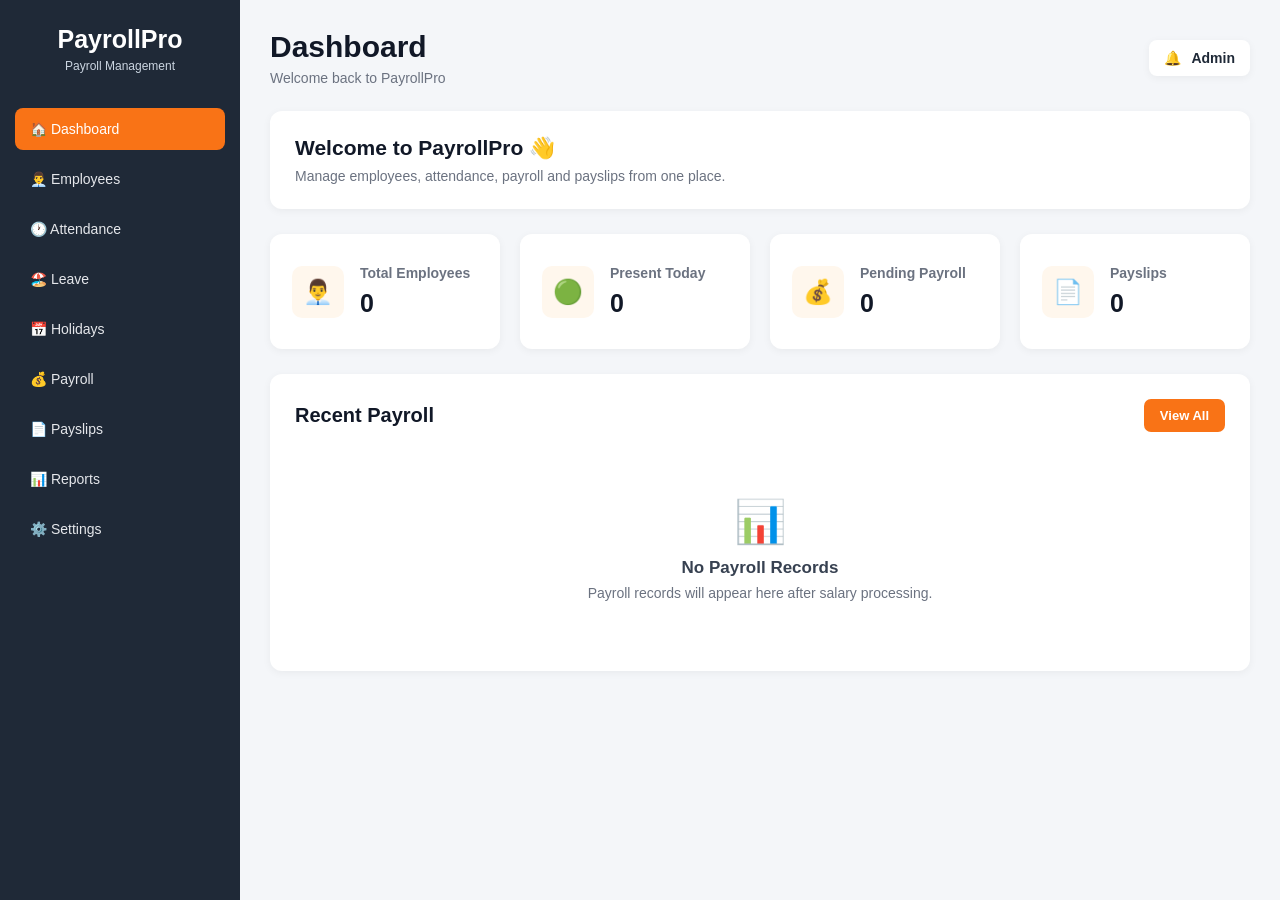
<file: index.html>
<!DOCTYPE html>
<html>
<head>
    <meta charset="UTF-8">
    <title>PayrollPro</title>

    <!-- Open Dashboard -->
    <meta http-equiv="refresh" content="0; url=frontend/pages/dashboard.html">
</head>
<body>
    <p>Opening PayrollPro...</p>
</body>
</html>
</file>
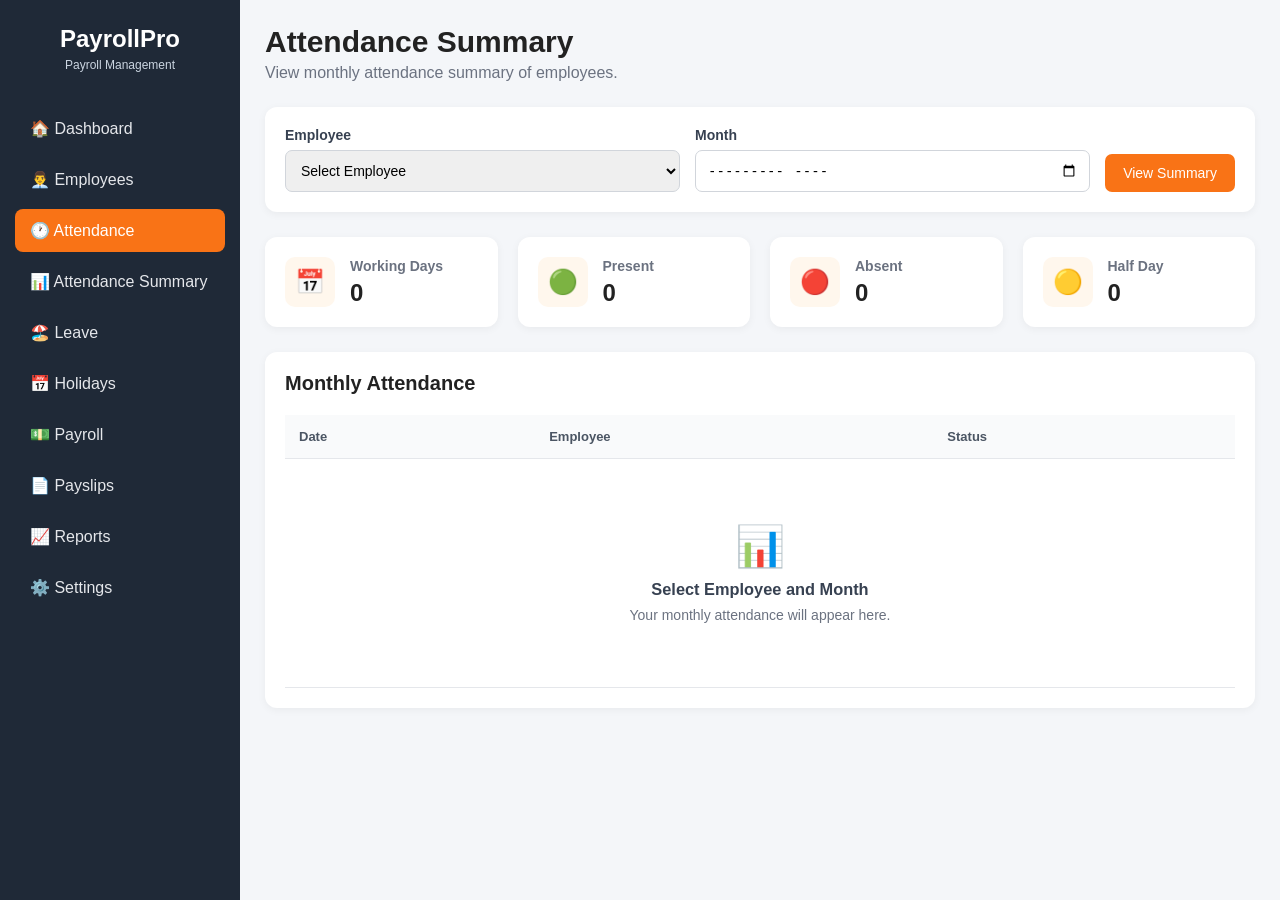
<file: frontend/pages/attendance-summary.html>
<!DOCTYPE html>
<html lang="en">

<head>

    <!-- Basic page settings -->
    <meta charset="UTF-8">

    <!-- Mobile responsive support -->
    <meta name="viewport" content="width=device-width, initial-scale=1.0">

    <!-- Browser tab title -->
    <title>PayrollPro - Attendance Summary</title>

    <!-- Attendance Summary ki CSS file -->
    <link rel="stylesheet" href="../css/attendance-summary.css">

</head>


<body>

    <!-- =====================================================
         MAIN PAGE CONTAINER
    ====================================================== -->

    <div class="page-container">


        <!-- =================================================
             SIDEBAR
        ================================================== -->

        <aside class="sidebar">

            <!-- PayrollPro logo -->
            <div class="logo">

                <h2>PayrollPro</h2>

                <p>Payroll Management</p>

            </div>


            <!-- Navigation menu -->
            <nav class="navigation">

                <a href="dashboard.html">
                    🏠 Dashboard
                </a>

                <a href="employees.html">
                    👨‍💼 Employees
                </a>

                <a href="attendance.html" class="active">
                    🕐 Attendance
                </a>

                <a href="attendance-summary.html">
                    📊 Attendance Summary
                </a>

                <a href="leave.html">
                    🏖️ Leave
                </a>

                <a href="holidays.html">
                    📅 Holidays
                </a>

                <a href="payroll.html">
                    💵 Payroll
                </a>

                <a href="payslips.html">
                    📄 Payslips
                </a>

                <a href="reports.html">
                    📈 Reports
                </a>

                <a href="settings.html">
                    ⚙️ Settings
                </a>

            </nav>

        </aside>



        <!-- =================================================
             MAIN CONTENT
        ================================================== -->

        <main class="main-content">


            <!-- =================================================
                 PAGE HEADER
            ================================================== -->

            <header class="page-header">

                <div>

                    <h1>Attendance Summary</h1>

                    <p>
                        View monthly attendance summary of employees.
                    </p>

                </div>

            </header>



            <!-- =================================================
                 FILTER SECTION
            ================================================== -->

            <section class="filter-section">

                <!-- Employee selection -->
                <div class="form-group">

                    <label for="summaryEmployee">
                        Employee
                    </label>

                    <select id="summaryEmployee">

                        <option value="">
                            Select Employee
                        </option>

                    </select>

                </div>


                <!-- Month selection -->
                <div class="form-group">

                    <label for="summaryMonth">
                        Month
                    </label>

                    <input
                        type="month"
                        id="summaryMonth"
                    >

                </div>


                <!-- Search button -->
                <button
                    id="viewSummary"
                    class="summary-button"
                >
                    View Summary
                </button>

            </section>



            <!-- =================================================
                 SUMMARY CARDS
            ================================================== -->

            <section class="summary-cards">


                <!-- Total working days -->
                <div class="summary-card">

                    <div class="card-icon">
                        📅
                    </div>

                    <div>

                        <h3>Working Days</h3>

                        <p id="workingDays">
                            0
                        </p>

                    </div>

                </div>


                <!-- Present days -->
                <div class="summary-card">

                    <div class="card-icon">
                        🟢
                    </div>

                    <div>

                        <h3>Present</h3>

                        <p id="summaryPresent">
                            0
                        </p>

                    </div>

                </div>


                <!-- Absent days -->
                <div class="summary-card">

                    <div class="card-icon">
                        🔴
                    </div>

                    <div>

                        <h3>Absent</h3>

                        <p id="summaryAbsent">
                            0
                        </p>

                    </div>

                </div>


                <!-- Half days -->
                <div class="summary-card">

                    <div class="card-icon">
                        🟡
                    </div>

                    <div>

                        <h3>Half Day</h3>

                        <p id="summaryHalfDay">
                            0
                        </p>

                    </div>

                </div>


            </section>



            <!-- =================================================
                 ATTENDANCE SUMMARY TABLE
            ================================================== -->

            <section class="summary-section">

                <div class="section-title">

                    <h2>Monthly Attendance</h2>

                </div>


                <div class="table-container">

                    <table>

                        <thead>

                            <tr>

                                <th>Date</th>

                                <th>Employee</th>

                                <th>Status</th>

                            </tr>

                        </thead>


                        <!-- Monthly records JavaScript se aayenge -->
                        <tbody id="summaryTableBody">

                            <tr>

                                <td colspan="3">

                                    <div class="empty-state">

                                        <div class="empty-icon">
                                            📊
                                        </div>

                                        <h3>
                                            Select Employee and Month
                                        </h3>

                                        <p>
                                            Your monthly attendance
                                            will appear here.
                                        </p>

                                    </div>

                                </td>

                            </tr>

                        </tbody>

                    </table>

                </div>

            </section>


        </main>

    </div>


    <!-- Attendance Summary JavaScript -->
    <script src="../js/attendance-summary.js"></script>

</body>

</html>
</file>
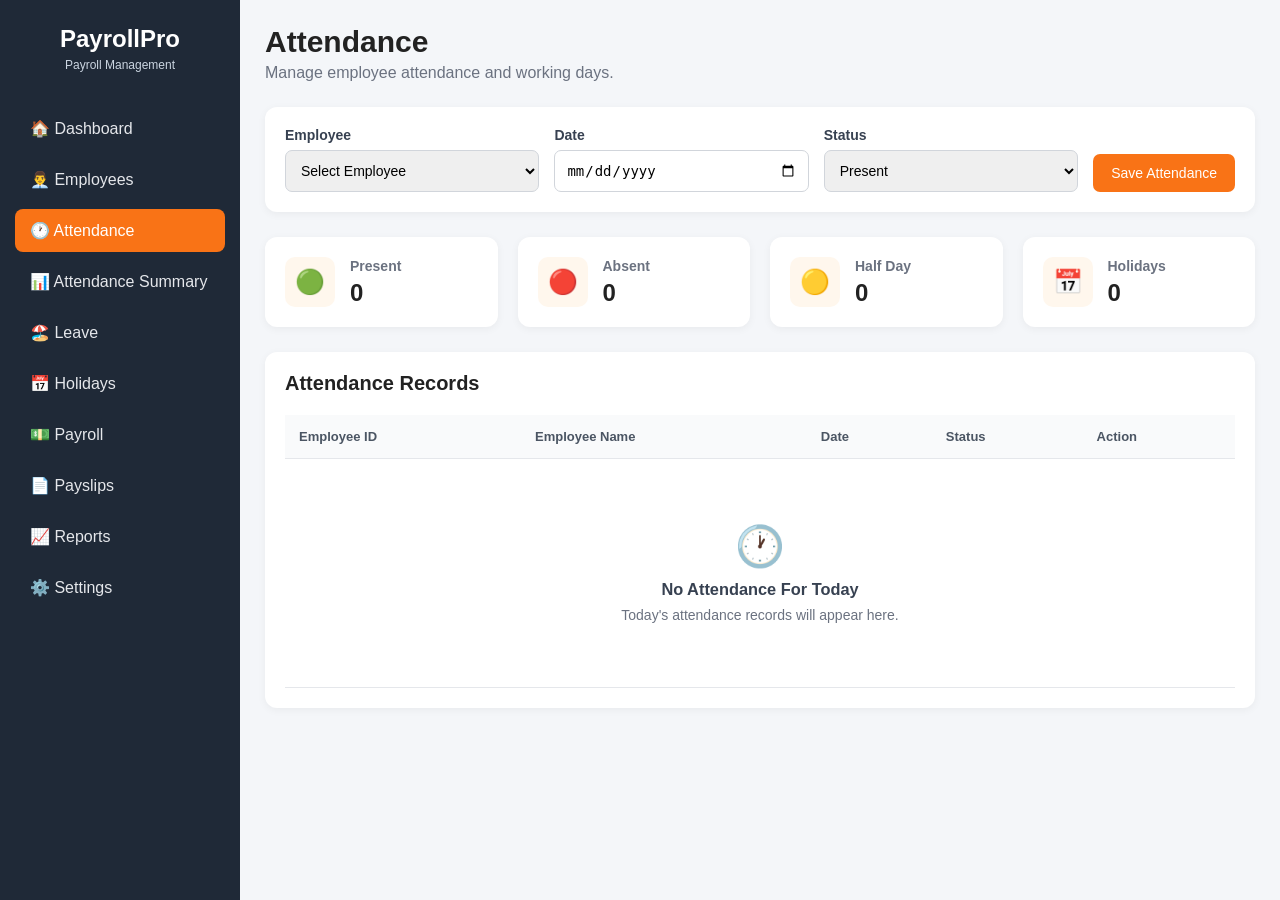
<file: frontend/pages/attendance.html>
<!DOCTYPE html>
<html lang="en">

<head>

    <!-- Basic page settings -->
    <meta charset="UTF-8">

    <!-- Mobile responsive support -->
    <meta name="viewport" content="width=device-width, initial-scale=1.0">

    <!-- Browser tab ka title -->
    <title>PayrollPro - Attendance</title>

    <!-- Attendance page ki CSS file -->
    <link rel="stylesheet" href="../css/attendance.css">

</head>


<body>

    <!-- =====================================================
         MAIN PAGE CONTAINER
    ====================================================== -->

    <div class="page-container">


        <!-- =================================================
             SIDEBAR
        ================================================== -->

        <aside class="sidebar">

            <!-- Software name -->
            <div class="logo">

                <h2>PayrollPro</h2>

                <p>Payroll Management</p>

            </div>


            <!-- Navigation menu -->
            <nav class="navigation">

                <a href="dashboard.html">
                    🏠 Dashboard
                </a>

                <a href="employees.html">
                    👨‍💼 Employees
                </a>

                <a href="attendance.html" class="active">
                    🕐 Attendance
                </a>

                <a href="attendance-summary.html">
                    📊 Attendance Summary
                </a>

                <a href="leave.html">
                    🏖️ Leave
                </a>

                <a href="holidays.html">
                    📅 Holidays
                </a>

                <a href="payroll.html">
                    💵 Payroll
                </a>

                <a href="payslips.html">
                    📄 Payslips
                </a>

                <a href="reports.html">
                    📈 Reports
                </a>

                <a href="settings.html">
                    ⚙️ Settings
                </a>

            </nav>

        </aside>



        <!-- =================================================
             MAIN CONTENT
        ================================================== -->

        <main class="main-content">


            <!-- =================================================
                 PAGE HEADER
            ================================================== -->

            <header class="page-header">

                <div>

                    <h1>Attendance</h1>

                    <p>
                        Manage employee attendance and working days.
                    </p>

                </div>

            </header>



            <!-- =================================================
                 ATTENDANCE FILTER
            ================================================== -->

            <section class="filter-section">

                <!-- Employee select -->
                <div class="form-group">

                    <label for="employeeSelect">
                        Employee
                    </label>

                    <select id="employeeSelect">

                        <option value="">
                            Select Employee
                        </option>

                    </select>

                </div>


                <!-- Attendance date -->
                <div class="form-group">

                    <label for="attendanceDate">
                        Date
                    </label>

                    <input
                        type="date"
                        id="attendanceDate"
                    >

                </div>


                <!-- Attendance status -->
                <div class="form-group">

                    <label for="attendanceStatus">
                        Status
                    </label>

                    <select id="attendanceStatus">

                        <option value="Present">
                            Present
                        </option>

                        <option value="Absent">
                            Absent
                        </option>

                        <option value="Half Day">
                            Half Day
                        </option>

                        <option value="Holiday">
                            Holiday
                        </option>

                    </select>

                </div>


                <!-- Save attendance button -->
                <button id="saveAttendance" class="save-button">
                    Save Attendance
                </button>

            </section>



            <!-- =================================================
                 ATTENDANCE SUMMARY
            ================================================== -->

            <section class="summary-cards">


                <!-- Present days -->
                <div class="summary-card">

                    <div class="card-icon">
                        🟢
                    </div>

                    <div>

                        <h3>Present</h3>

                        <p id="presentCount">0</p>

                    </div>

                </div>


                <!-- Absent days -->
                <div class="summary-card">

                    <div class="card-icon">
                        🔴
                    </div>

                    <div>

                        <h3>Absent</h3>

                        <p id="absentCount">0</p>

                    </div>

                </div>


                <!-- Half days -->
                <div class="summary-card">

                    <div class="card-icon">
                        🟡
                    </div>

                    <div>

                        <h3>Half Day</h3>

                        <p id="halfDayCount">0</p>

                    </div>

                </div>


                <!-- Holidays -->
                <div class="summary-card">

                    <div class="card-icon">
                        📅
                    </div>

                    <div>

                        <h3>Holidays</h3>

                        <p id="holidayCount">0</p>

                    </div>

                </div>

            </section>



            <!-- =================================================
                 ATTENDANCE TABLE
            ================================================== -->

            <section class="attendance-section">

                <div class="section-title">

                    <h2>Attendance Records</h2>

                </div>


                <div class="table-container">

                    <table>

                        <thead>

                            <tr>

                                <th>Employee ID</th>

                                <th>Employee Name</th>

                                <th>Date</th>

                                <th>Status</th>

                                <th>Action</th>

                            </tr>

                        </thead>


                        <!-- Records JavaScript se yahan aayenge -->
                        <tbody id="attendanceTableBody">

                            <tr>

                                <td colspan="5">

                                    <div class="empty-state">

                                        <div class="empty-icon">
                                            🕐
                                        </div>

                                        <h3>
                                            No Attendance Records
                                        </h3>

                                        <p>
                                            Attendance records will
                                            appear here.
                                        </p>

                                    </div>

                                </td>

                            </tr>

                        </tbody>

                    </table>

                </div>

            </section>


        </main>

    </div>


    <!-- Attendance JavaScript -->
    <script src="../js/attendance.js"></script>

</body>

</html>
</file>
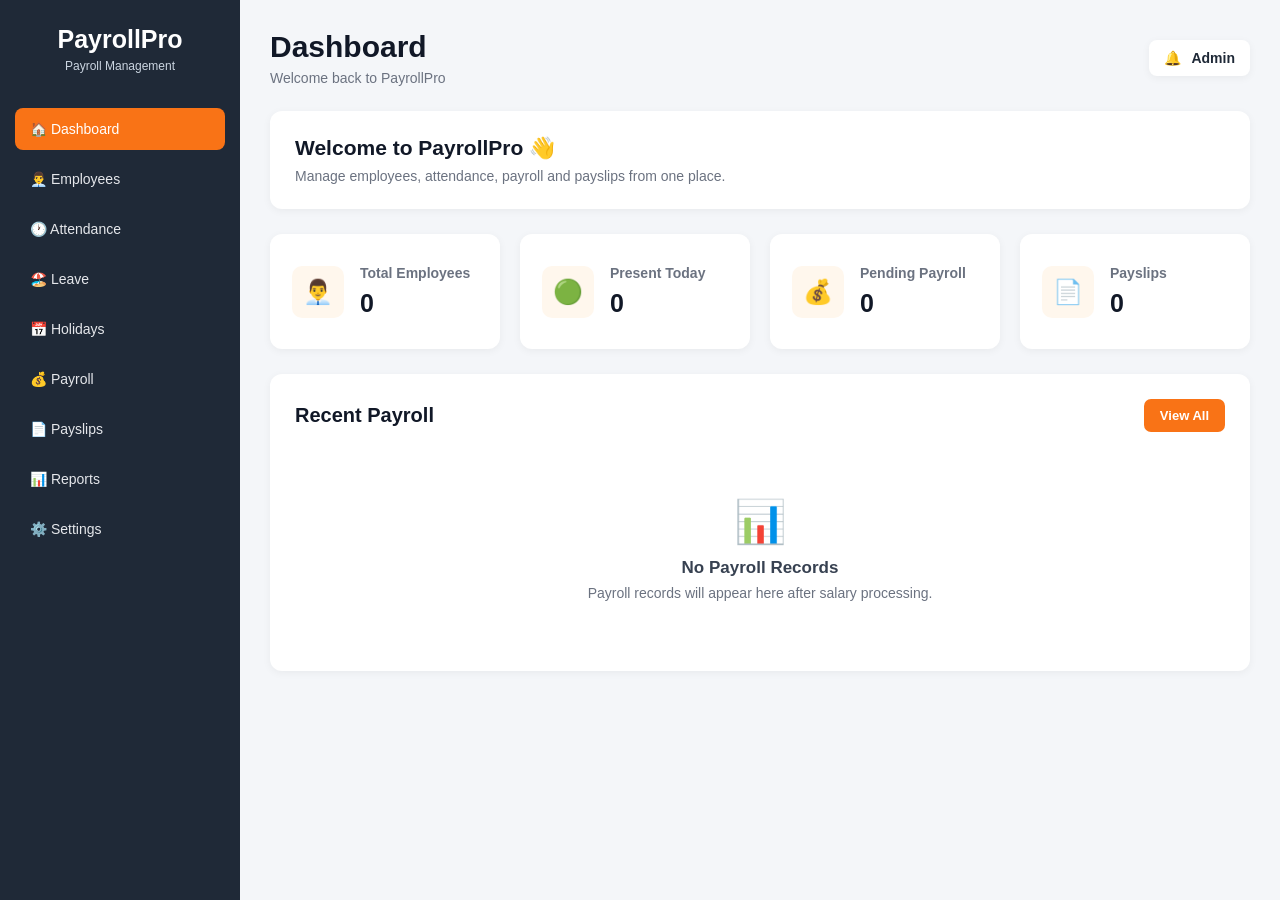
<file: frontend/pages/dashboard.html>
<!DOCTYPE html>
<html lang="en">

<head>
    <!-- Page ki basic information -->
    <meta charset="UTF-8">

    <!-- Mobile aur tablet ke liye responsive layout -->
    <meta name="viewport" content="width=device-width, initial-scale=1.0">

    <!-- Browser tab mein dikhne wala naam -->
    <title>PayrollPro - Dashboard</title>

    <!-- Dashboard ki CSS file connect kar rahe hain -->
    <link rel="stylesheet" href="../css/dashboard.css">
    

</head>

<body>

    <!-- =====================================================
         MAIN LAYOUT
         Sidebar + Main Content dono isi ke andar hain
    ====================================================== -->
    <div class="dashboard-container">


        <!-- =================================================
             SIDEBAR
             Left side ka navigation menu
        ================================================== -->
        <aside class="sidebar">

            <!-- Software ka logo/name -->
            <div class="logo">
                <h2>PayrollPro</h2>
                <p>Payroll Management</p>
            </div>


            <!-- Navigation Menu -->
            <nav class="navigation">

                <!-- Dashboard -->
                <a href="dashboard.html" class="nav-link active">
                    🏠 Dashboard
                </a>

                <!-- Employee Management -->
                <a href="employees.html" class="nav-link">
                    👨‍💼 Employees
                </a>

                <!-- Attendance -->
                <a href="attendance.html" class="nav-link">
                    🕐 Attendance
                </a>

                <!-- Leave Management -->
                <a href="leave.html" class="nav-link">
                    🏖️ Leave
                </a>

                <!-- Holiday Management -->
                <a href="holidays.html" class="nav-link">
                    📅 Holidays
                </a>

                <!-- Payroll -->
                <a href="payroll.html" class="nav-link">
                    💰 Payroll
                </a>

                <!-- Payslips -->
                <a href="payslips.html" class="nav-link">
                    📄 Payslips
                </a>

                <!-- Reports -->
                <a href="reports.html" class="nav-link">
                    📊 Reports
                </a>

                <!-- Settings -->
                <a href="settings.html" class="nav-link">
                    ⚙️ Settings
                </a>

            </nav>

        </aside>


        <!-- =================================================
             MAIN CONTENT
             Dashboard ka right side content
        ================================================== -->
        <main class="main-content">


            <!-- =================================================
                 TOP HEADER
            ================================================== -->
            <header class="top-header">

                <!-- Page heading -->
                <div>
                    <h1>Dashboard</h1>
                    <p>Welcome back to PayrollPro</p>
                </div>

                <!-- Admin information -->
                <div class="admin-info">
                    <span>🔔</span>
                    <span>Admin</span>
                </div>

            </header>


            <!-- =================================================
                 WELCOME SECTION
            ================================================== -->
            <section class="welcome-section">

                <h2>Welcome to PayrollPro 👋</h2>

                <p>
                    Manage employees, attendance, payroll and payslips
                    from one place.
                </p>

            </section>


            <!-- =================================================
                 SUMMARY CARDS
            ================================================== -->
            <section class="summary-cards">


                <!-- Total Employees -->
                <div class="summary-card">

                    <div class="card-icon">
                        👨‍💼
                    </div>

                    <div>
                        <h3>Total Employees</h3>
                        <p id="totalEmployees">0</p>
                    </div>

                </div>


                <!-- Present Employees -->
                <div class="summary-card">

                    <div class="card-icon">
                        🟢
                    </div>

                    <div>
                        <h3>Present Today</h3>
                        <p id="presentToday">0</p>
                    </div>

                </div>


                <!-- Pending Payroll -->
                <div class="summary-card">

                    <div class="card-icon">
                        💰
                    </div>

                    <div>
                        <h3>Pending Payroll</h3>
                        <p id="pendingPayroll">0</p>
                    </div>

                </div>


                <!-- Generated Payslips -->
                <div class="summary-card">

                    <div class="card-icon">
                        📄
                    </div>

                    <div>
                        <h3>Payslips</h3>
                        <p id="totalPayslip">0</p>
                    </div>

                </div>

            </section>


            <!-- =================================================
                 RECENT PAYROLL SECTION
            ================================================== -->
            <section class="recent-payroll">

                <div class="section-header">

                    <h2>Recent Payroll</h2>

                    <button>
                        View All
                    </button>

                </div>


                <!-- Empty state -->
                <div class="empty-state">

                    <div class="empty-icon">
                        📊
                    </div>

                    <h3>No Payroll Records</h3>

                    <p>
                        Payroll records will appear here after
                        salary processing.
                    </p>

                </div>

            </section>


        </main>

    </div>

    <script src="../js/dashboard.js" defer></script>

</body>

</html>
</file>
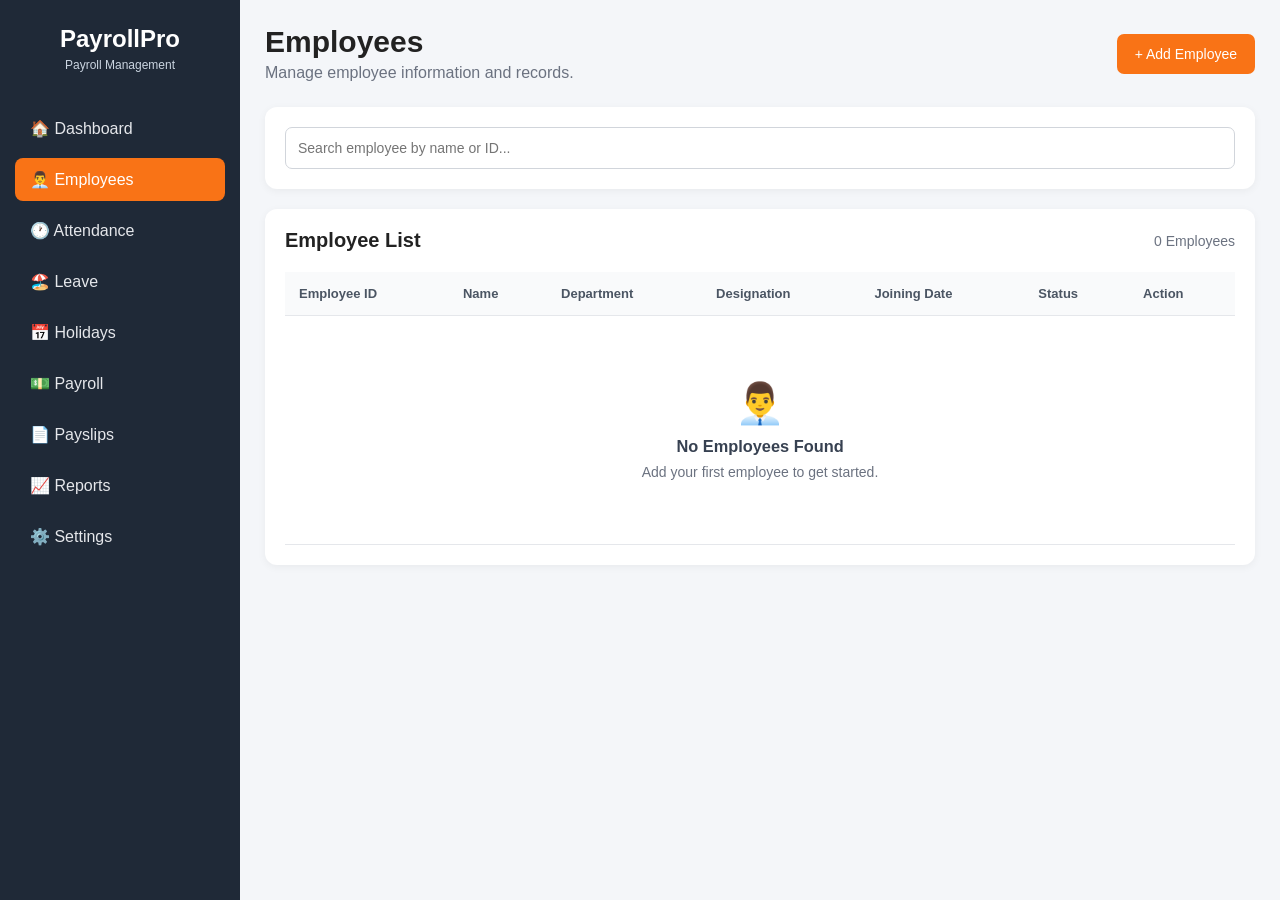
<file: frontend/pages/employees.html>
<!DOCTYPE html>
<html lang="en">

<head>

    <meta charset="UTF-8">

    <meta
        name="viewport"
        content="width=device-width, initial-scale=1.0"
    >

    <title>PayrollPro - Employees</title>

    <link
        rel="stylesheet"
        href="../css/employees.css"
    >

</head>


<body>

<div class="page-container">


    <!-- =====================================================
         SIDEBAR
    ====================================================== -->

    <aside class="sidebar">

        <div class="logo">

            <h2>PayrollPro</h2>

            <p>Payroll Management</p>

        </div>


        <nav class="navigation">

            <a href="dashboard.html">
                🏠 Dashboard
            </a>

            <a href="employees.html" class="active">
                👨‍💼 Employees
            </a>

            <a href="attendance.html">
                🕐 Attendance
            </a>

            <a href="leave.html">
                🏖️ Leave
            </a>

            <a href="holidays.html">
                📅 Holidays
            </a>

            <a href="payroll.html">
                💵 Payroll
            </a>

            <a href="payslips.html">
                📄 Payslips
            </a>

            <a href="reports.html">
                📈 Reports
            </a>

            <a href="settings.html">
                ⚙️ Settings
            </a>

        </nav>

    </aside>



    <!-- =====================================================
         MAIN CONTENT
    ====================================================== -->

    <main class="main-content">


        <!-- PAGE HEADER -->

        <header class="page-header">

            <div>

                <h1>Employees</h1>

                <p>
                    Manage employee information and records.
                </p>

            </div>


            <button class="add-button">

                + Add Employee

            </button>

        </header>



        <!-- SEARCH -->

        <section class="search-section">

            <input
                type="text"
                id="employeeSearch"
                placeholder="Search employee by name or ID..."
            >

        </section>



        <!-- EMPLOYEE TABLE -->

        <section class="employee-section">

            <div class="section-title">

                <h2>Employee List</h2>

                <span id="employeeCount">
                    0 Employees
                </span>

            </div>


            <div class="table-container">

                <table>

                    <thead>

                        <tr>

                            <th>Employee ID</th>

                            <th>Name</th>

                            <th>Department</th>

                            <th>Designation</th>

                            <th>Joining Date</th>

                            <th>Status</th>

                            <th>Action</th>

                        </tr>

                    </thead>


                    <tbody id="employeeTableBody">

                        <tr>

                            <td colspan="7">

                                <div class="empty-state">

                                    <div class="empty-icon">
                                        👨‍💼
                                    </div>

                                    <h3>
                                        No Employees Found
                                    </h3>

                                    <p>
                                        Add your first employee
                                        to get started.
                                    </p>

                                </div>

                            </td>

                        </tr>

                    </tbody>

                </table>

            </div>

        </section>



        <!-- =====================================================
             ADD / EDIT EMPLOYEE MODAL
        ====================================================== -->

        <div
            id="employeeModal"
            class="employee-modal"
        >

            <div class="employee-modal-content">


                <!-- MODAL HEADER -->

                <div class="modal-header">

                    <h2 id="modalTitle">
                        Add New Employee
                    </h2>

                    <button
                        id="closeModal"
                        class="close-button"
                    >
                        ×
                    </button>

                </div>



                <!-- FORM -->

                <form id="employeeForm">


                    <!-- EMPLOYEE ID -->

                    <div class="form-group">

                        <label for="employeeId">
                            Employee ID
                        </label>

                        <input
                            type="text"
                            id="employeeId"
                            placeholder="Example: EMP001"
                            required
                        >

                    </div>



                    <!-- FULL NAME -->

                    <div class="form-group">

                        <label for="employeeName">
                            Full Name
                        </label>

                        <input
                            type="text"
                            id="employeeName"
                            placeholder="Enter employee name"
                            required
                        >

                    </div>



                    <!-- EMAIL -->

                    <div class="form-group">

                        <label for="employeeEmail">
                            Email
                        </label>

                        <input
                            type="email"
                            id="employeeEmail"
                            placeholder="Enter email address"
                            required
                        >

                    </div>



                    <!-- MOBILE -->

                    <div class="form-group">

                        <label for="employeeMobile">
                            Mobile Number
                        </label>

                        <input
                            type="tel"
                            id="employeeMobile"
                            placeholder="Enter mobile number"
                            maxlength="10"
                            required
                        >

                    </div>



                    <!-- DEPARTMENT -->

                    <div class="form-group">

                        <label for="department">
                            Department
                        </label>

                        <input
                            type="text"
                            id="department"
                            placeholder="Example: IT"
                            required
                        >

                    </div>



                    <!-- DESIGNATION -->

                    <div class="form-group">

                        <label for="designation">
                            Designation
                        </label>

                        <input
                            type="text"
                            id="designation"
                            placeholder="Example: Software Engineer"
                            required
                        >

                    </div>



                    <!-- JOINING DATE -->

                    <div class="form-group">

                        <label for="joiningDate">
                            Joining Date
                        </label>

                        <input
                            type="date"
                            id="joiningDate"
                            required
                        >

                    </div>



                    <!-- =================================================
                         EMPLOYEE TYPE
                    ================================================== -->

                    <div class="form-group">

                        <label for="employeeType">
                            Employee Type
                        </label>

                        <select
                            id="employeeType"
                            required
                        >

                            <option value="">
                                Select Employee Type
                            </option>

                            <option value="Full Time">
                                Full Time
                            </option>

                            <option value="Part Time">
                                Part Time
                            </option>

                            <option value="Contract">
                                Contract
                            </option>

                            <option value="Intern">
                                Intern
                            </option>

                        </select>

                    </div>



                    <!-- PAN -->

                    <div class="form-group">

                        <label for="panNumber">
                            PAN Number
                        </label>

                        <input
                            type="text"
                            id="panNumber"
                            placeholder="Example: ABCDE1234F"
                            maxlength="10"
                        >

                    </div>



                    <!-- UAN -->

                    <div class="form-group">

                        <label for="uanNumber">
                            UAN Number
                        </label>

                        <input
                            type="text"
                            id="uanNumber"
                            placeholder="Enter UAN number"
                            maxlength="12"
                        >

                    </div>



                    <!-- PF -->

                    <div class="form-group">

                        <label for="pfNumber">
                            PF Number
                        </label>

                        <input
                            type="text"
                            id="pfNumber"
                            placeholder="Enter PF number"
                        >

                    </div>



                    <!-- BANK ACCOUNT -->

                    <div class="form-group">

                        <label for="bankAccount">
                            Bank Account Number
                        </label>

                        <input
                            type="text"
                            id="bankAccount"
                            placeholder="Enter bank account number"
                        >

                    </div>



                    <!-- BASIC SALARY -->

                    <div class="form-group">

                        <label for="basicSalary">
                            Basic Salary
                        </label>

                        <input
                            type="number"
                            id="basicSalary"
                            placeholder="Enter basic salary"
                            min="0"
                            required
                        >

                    </div>



                    <!-- STATUS -->

                    <div class="form-group">

                        <label for="employeeStatus">
                            Status
                        </label>

                        <select
                            id="employeeStatus"
                            required
                        >

                            <option value="">
                                Select Status
                            </option>

                            <option value="Active">
                                Active
                            </option>

                            <option value="Inactive">
                                Inactive
                            </option>

                        </select>

                    </div>



                    <!-- FORM BUTTONS -->

                    <div class="form-buttons">

                        <button
                            type="button"
                            id="cancelEmployee"
                            class="cancel-button"
                        >
                            Cancel
                        </button>


                        <button
                            type="submit"
                            class="save-button"
                        >
                            Save Employee
                        </button>

                    </div>

                </form>

            </div>

        </div>


    </main>

</div>


<script src="../js/employees.js"></script>

</body>

</html>
</file>
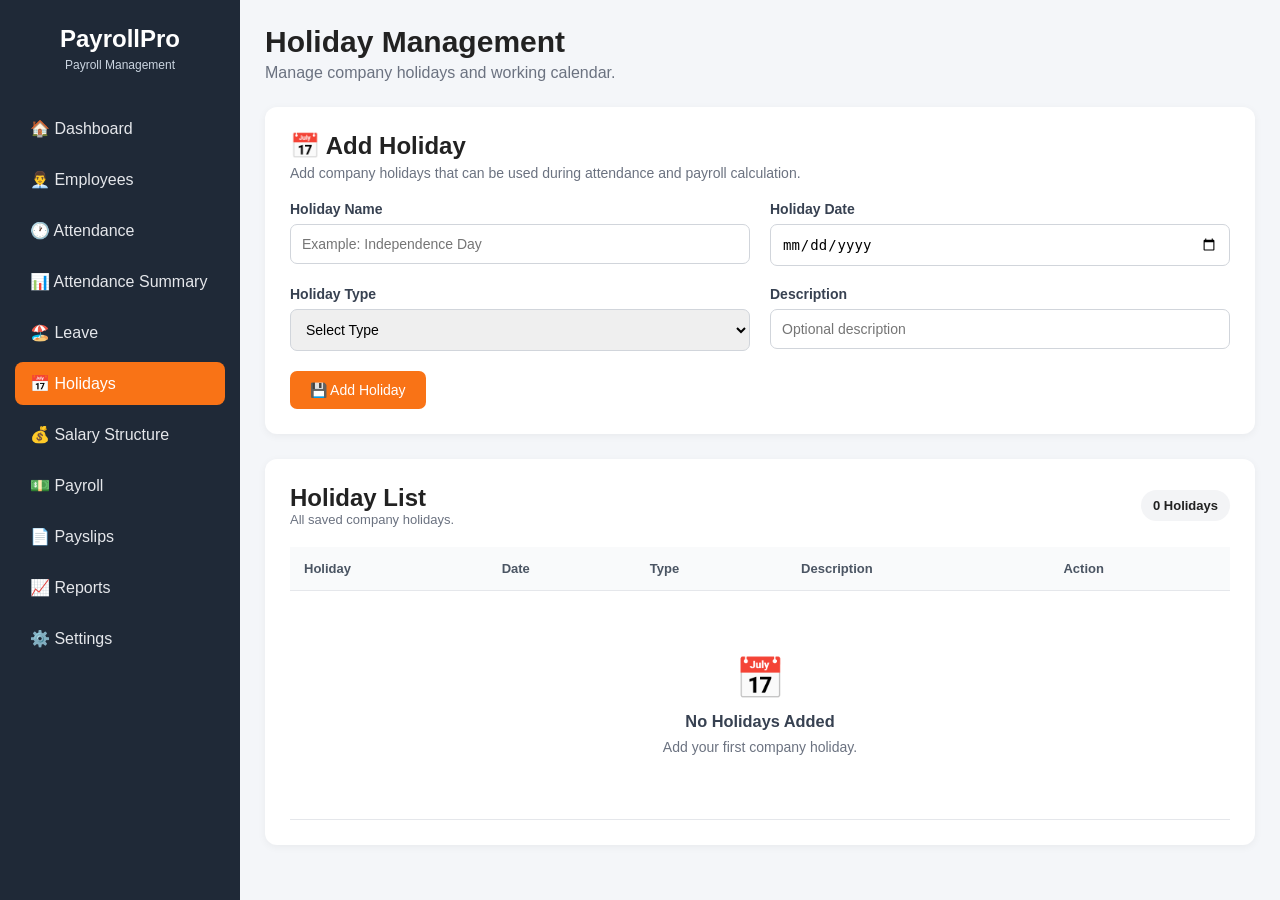
<file: frontend/pages/holidays.html>
<!DOCTYPE html>
<html lang="en">

<head>

    <meta charset="UTF-8">

    <meta
        name="viewport"
        content="width=device-width, initial-scale=1.0"
    >

    <title>PayrollPro - Holidays</title>

    <link
        rel="stylesheet"
        href="../css/holidays.css"
    >

</head>


<body>

<div class="page-container">


    <!-- =================================================
         SIDEBAR
    ================================================== -->

    <aside class="sidebar">

        <div class="logo">

            <h2>PayrollPro</h2>

            <p>Payroll Management</p>

        </div>


        <nav class="navigation">

            <a href="dashboard.html">
                🏠 Dashboard
            </a>

            <a href="employees.html">
                👨‍💼 Employees
            </a>

            <a href="attendance.html">
                🕐 Attendance
            </a>

            <a href="attendance-summary.html">
                📊 Attendance Summary
            </a>

            <a href="leave.html">
                🏖️ Leave
            </a>

            <a href="holidays.html" class="active">
                📅 Holidays
            </a>

            <a href="salary-structure.html">
                💰 Salary Structure
            </a>

            <a href="payroll.html">
                💵 Payroll
            </a>

            <a href="payslips.html">
                📄 Payslips
            </a>

            <a href="reports.html">
                📈 Reports
            </a>

            <a href="settings.html">
                ⚙️ Settings
            </a>

        </nav>

    </aside>



    <!-- =================================================
         MAIN CONTENT
    ================================================== -->

    <main class="main-content">


        <header class="page-header">

            <h1>Holiday Management</h1>

            <p>
                Manage company holidays and working calendar.
            </p>

        </header>



        <!-- =================================================
             ADD HOLIDAY
        ================================================== -->

        <section class="holiday-form-section">

            <h2>📅 Add Holiday</h2>

            <p class="description">
                Add company holidays that can be used
                during attendance and payroll calculation.
            </p>


            <form id="holidayForm">

                <div class="form-grid">


                    <!-- Holiday Name -->

                    <div class="form-group">

                        <label for="holidayName">
                            Holiday Name
                        </label>

                        <input
                            type="text"
                            id="holidayName"
                            placeholder="Example: Independence Day"
                            required
                        >

                    </div>


                    <!-- Holiday Date -->

                    <div class="form-group">

                        <label for="holidayDate">
                            Holiday Date
                        </label>

                        <input
                            type="date"
                            id="holidayDate"
                            required
                        >

                    </div>


                    <!-- Holiday Type -->

                    <div class="form-group">

                        <label for="holidayType">
                            Holiday Type
                        </label>

                        <select
                            id="holidayType"
                            required
                        >

                            <option value="">
                                Select Type
                            </option>

                            <option value="National Holiday">
                                National Holiday
                            </option>

                            <option value="Company Holiday">
                                Company Holiday
                            </option>

                            <option value="Optional Holiday">
                                Optional Holiday
                            </option>

                            <option value="Other">
                                Other
                            </option>

                        </select>

                    </div>


                    <!-- Description -->

                    <div class="form-group">

                        <label for="holidayDescription">
                            Description
                        </label>

                        <input
                            type="text"
                            id="holidayDescription"
                            placeholder="Optional description"
                        >

                    </div>


                </div>


                <button
                    type="submit"
                    class="save-button"
                >
                    💾 Add Holiday
                </button>

            </form>

        </section>



        <!-- =================================================
             HOLIDAY LIST
        ================================================== -->

        <section class="holiday-table-section">


            <div class="section-header">

                <div>

                    <h2>Holiday List</h2>

                    <p>
                        All saved company holidays.
                    </p>

                </div>

                <strong id="holidayCount">
                    0 Holidays
                </strong>

            </div>


            <div class="table-container">

                <table>

                    <thead>

                        <tr>

                            <th>Holiday</th>

                            <th>Date</th>

                            <th>Type</th>

                            <th>Description</th>

                            <th>Action</th>

                        </tr>

                    </thead>


                    <tbody id="holidayTableBody">

                        <tr>

                            <td colspan="5">

                                <div class="empty-state">

                                    <div class="empty-icon">
                                        📅
                                    </div>

                                    <h3>
                                        No Holidays Added
                                    </h3>

                                    <p>
                                        Add your first company holiday.
                                    </p>

                                </div>

                            </td>

                        </tr>

                    </tbody>

                </table>

            </div>

        </section>


    </main>

</div>


<script src="../js/holidays.js"></script>

</body>

</html>
</file>
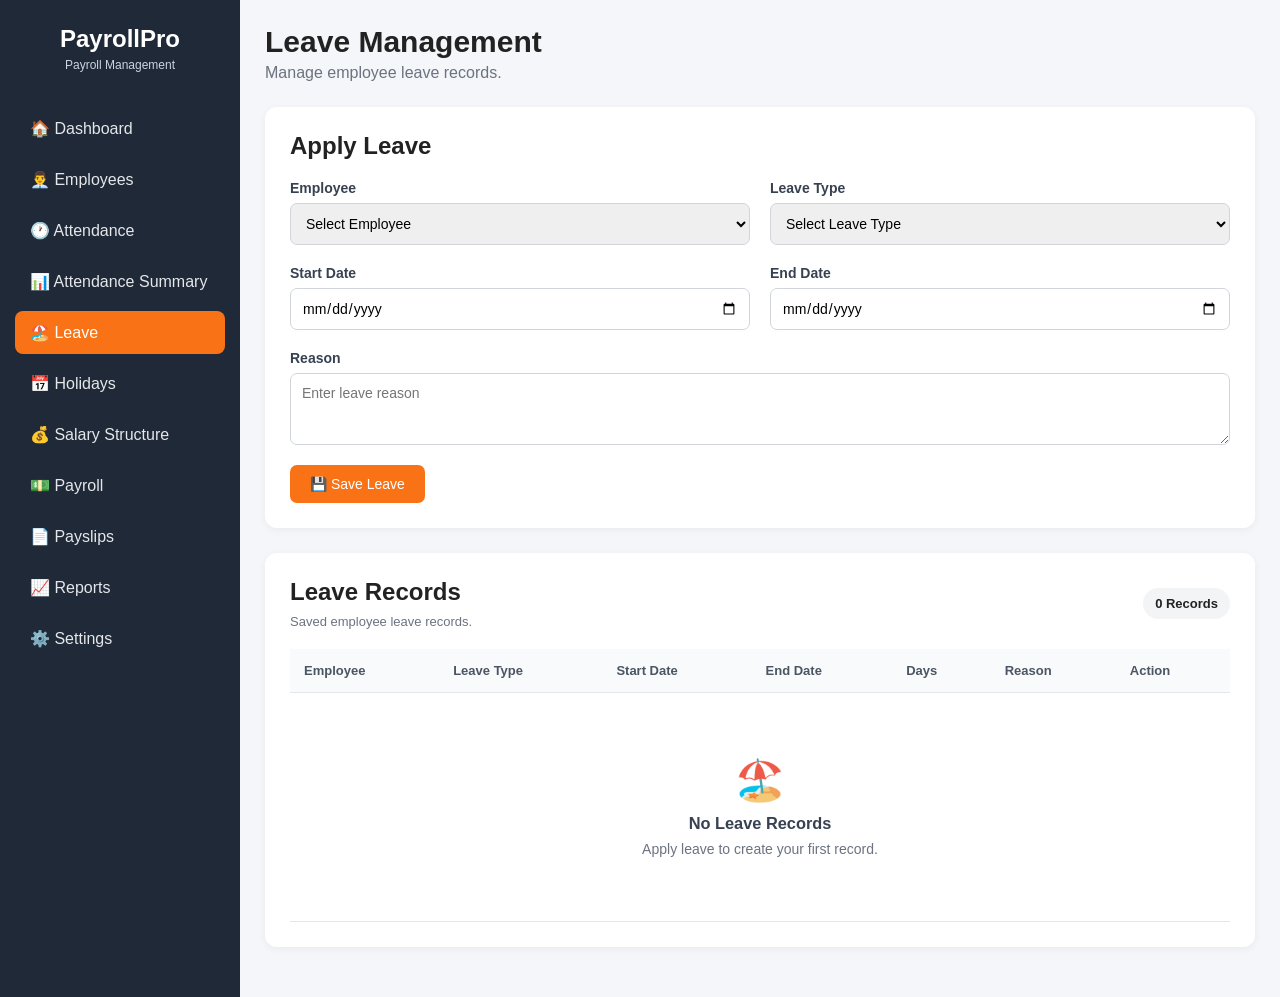
<file: frontend/pages/leave.html>
<!DOCTYPE html>
<html lang="en">

<head>

    <meta charset="UTF-8">

    <meta
        name="viewport"
        content="width=device-width, initial-scale=1.0"
    >

    <title>PayrollPro - Leave Management</title>

    <link
        rel="stylesheet"
        href="../css/leave.css"
    >

</head>


<body>

<div class="page-container">


    <!-- =================================================
         SIDEBAR
    ================================================== -->

    <aside class="sidebar">

        <div class="logo">

            <h2>PayrollPro</h2>

            <p>Payroll Management</p>

        </div>


        <nav class="navigation">

            <a href="dashboard.html">
                🏠 Dashboard
            </a>

            <a href="employees.html">
                👨‍💼 Employees
            </a>

            <a href="attendance.html">
                🕐 Attendance
            </a>

            <a href="attendance-summary.html">
                📊 Attendance Summary
            </a>

            <a href="leave.html" class="active">
                🏖️ Leave
            </a>

            <a href="holidays.html">
                📅 Holidays
            </a>

            <a href="salary-structure.html">
                💰 Salary Structure
            </a>

            <a href="payroll.html">
                💵 Payroll
            </a>

            <a href="payslips.html">
                📄 Payslips
            </a>

            <a href="reports.html">
                📈 Reports
            </a>

            <a href="settings.html">
                ⚙️ Settings
            </a>

        </nav>

    </aside>



    <!-- =================================================
         MAIN CONTENT
    ================================================== -->

    <main class="main-content">


        <!-- HEADER -->

        <header class="page-header">

            <h1>Leave Management</h1>

            <p>
                Manage employee leave records.
            </p>

        </header>



        <!-- =================================================
             ADD LEAVE
        ================================================== -->

        <section class="leave-form-section">

            <h2>Apply Leave</h2>


            <form id="leaveForm">

                <div class="form-grid">


                    <!-- Employee -->

                    <div class="form-group">

                        <label for="leaveEmployee">
                            Employee
                        </label>

                        <select
                            id="leaveEmployee"
                            required
                        >

                            <option value="">
                                Select Employee
                            </option>

                        </select>

                    </div>


                    <!-- Leave Type -->

                    <div class="form-group">

                        <label for="leaveType">
                            Leave Type
                        </label>

                        <select
                            id="leaveType"
                            required
                        >

                            <option value="">
                                Select Leave Type
                            </option>

                            <option value="Casual Leave">
                                Casual Leave
                            </option>

                            <option value="Sick Leave">
                                Sick Leave
                            </option>

                            <option value="Earned Leave">
                                Earned Leave
                            </option>

                            <option value="Other">
                                Other
                            </option>

                        </select>

                    </div>


                    <!-- Start Date -->

                    <div class="form-group">

                        <label for="leaveStart">
                            Start Date
                        </label>

                        <input
                            type="date"
                            id="leaveStart"
                            required
                        >

                    </div>


                    <!-- End Date -->

                    <div class="form-group">

                        <label for="leaveEnd">
                            End Date
                        </label>

                        <input
                            type="date"
                            id="leaveEnd"
                            required
                        >

                    </div>


                    <!-- Reason -->

                    <div class="form-group full-width">

                        <label for="leaveReason">
                            Reason
                        </label>

                        <textarea
                            id="leaveReason"
                            rows="3"
                            placeholder="Enter leave reason"
                        ></textarea>

                    </div>


                </div>


                <button
                    type="submit"
                    class="save-button"
                >
                    💾 Save Leave
                </button>

            </form>

        </section>



        <!-- =================================================
             LEAVE RECORDS
        ================================================== -->

        <section class="leave-table-section">

            <div class="section-header">

                <div>

                    <h2>Leave Records</h2>

                    <p>
                        Saved employee leave records.
                    </p>

                </div>

                <strong id="leaveCount">
                    0 Records
                </strong>

            </div>


            <div class="table-container">

                <table>

                    <thead>

                        <tr>

                            <th>Employee</th>

                            <th>Leave Type</th>

                            <th>Start Date</th>

                            <th>End Date</th>

                            <th>Days</th>

                            <th>Reason</th>

                            <th>Action</th>

                        </tr>

                    </thead>


                    <tbody id="leaveTableBody">

                        <tr>

                            <td colspan="7">

                                <div class="empty-state">

                                    <div class="empty-icon">
                                        🏖️
                                    </div>

                                    <h3>
                                        No Leave Records
                                    </h3>

                                    <p>
                                        Apply leave to create
                                        your first record.
                                    </p>

                                </div>

                            </td>

                        </tr>

                    </tbody>

                </table>

            </div>

        </section>


    </main>

</div>


<!-- JavaScript -->

<script src="../js/leave.js"></script>

</body>

</html>
</file>
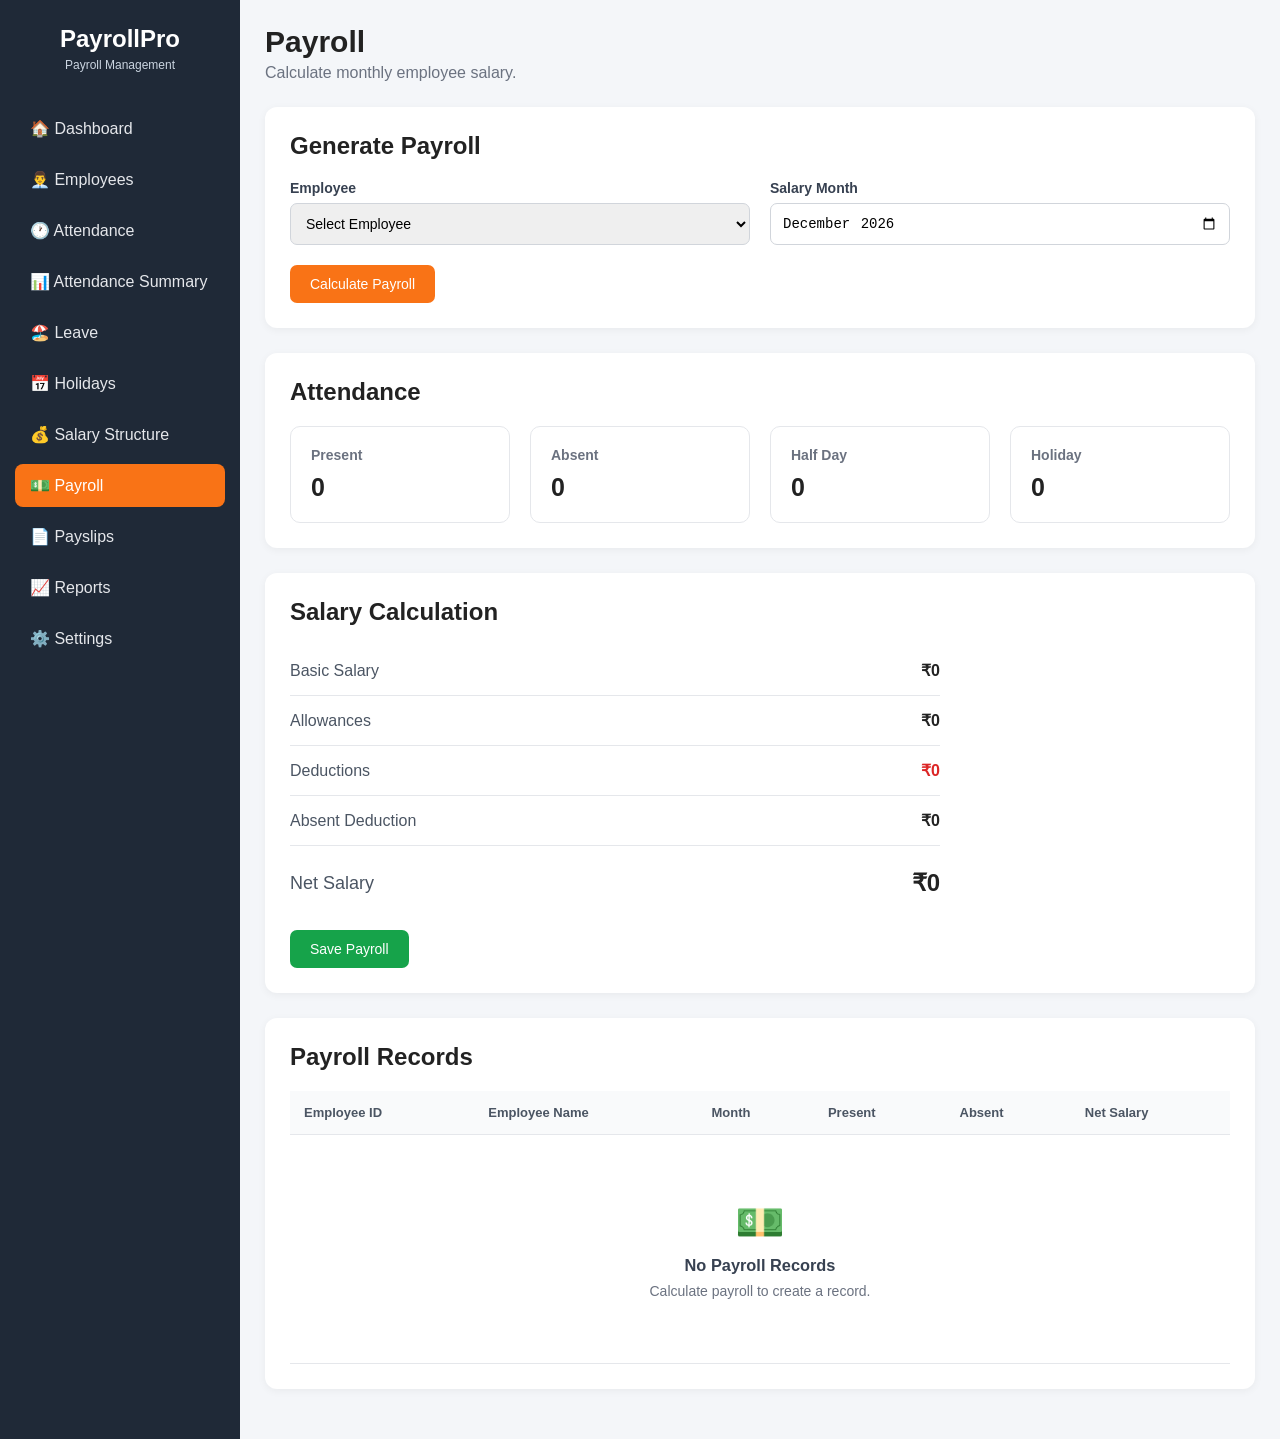
<file: frontend/pages/payroll.html>
<!DOCTYPE html>
<html lang="en">

<head>

    <!-- Basic page settings -->
    <meta charset="UTF-8">

    <!-- Mobile responsive support -->
    <meta name="viewport" content="width=device-width, initial-scale=1.0">

    <title>PayrollPro - Payroll</title>

    <!-- Payroll CSS -->
    <link rel="stylesheet" href="../css/payroll.css">

</head>


<body>

    <!-- =====================================================
         MAIN PAGE CONTAINER
    ====================================================== -->

    <div class="page-container">


        <!-- =================================================
             SIDEBAR
        ================================================== -->

        <aside class="sidebar">

            <div class="logo">

                <h2>PayrollPro</h2>

                <p>Payroll Management</p>

            </div>


            <nav class="navigation">

                <a href="dashboard.html">
                    🏠 Dashboard
                </a>

                <a href="employees.html">
                    👨‍💼 Employees
                </a>

                <a href="attendance.html">
                    🕐 Attendance
                </a>

                <a href="attendance-summary.html">
                    📊 Attendance Summary
                </a>

                <a href="leave.html">
                    🏖️ Leave
                </a>

                <a href="holidays.html">
                    📅 Holidays
                </a>

                <a href="salary-structure.html">
                    💰 Salary Structure
                </a>

                <a href="payroll.html" class="active">
                    💵 Payroll
                </a>

                <a href="payslips.html">
                    📄 Payslips
                </a>

                <a href="reports.html">
                    📈 Reports
                </a>

                <a href="settings.html">
                    ⚙️ Settings
                </a>

            </nav>

        </aside>



        <!-- =================================================
             MAIN CONTENT
        ================================================== -->

        <main class="main-content">


            <!-- Page Header -->

            <header class="page-header">

                <div>

                    <h1>Payroll</h1>

                    <p>
                        Calculate monthly employee salary.
                    </p>

                </div>

            </header>



            <!-- =================================================
                 PAYROLL FILTER
            ================================================== -->

            <section class="payroll-section">

                <h2>Generate Payroll</h2>


                <div class="form-grid">


                    <!-- Employee -->

                    <div class="form-group">

                        <label for="payrollEmployee">
                            Employee
                        </label>

                        <select id="payrollEmployee">

                            <option value="">
                                Select Employee
                            </option>

                        </select>

                    </div>


                    <!-- Month -->

                    <div class="form-group">

                        <label for="payrollMonth">
                            Salary Month
                        </label>

                        <input
                            type="month"
                            id="payrollMonth"
                        >

                    </div>


                </div>


                <button
                    type="button"
                    id="calculatePayroll"
                    class="calculate-button"
                >
                    Calculate Payroll
                </button>

            </section>



            <!-- =================================================
                 ATTENDANCE SUMMARY
            ================================================== -->

            <section class="attendance-section">

                <h2>Attendance</h2>


                <div class="summary-grid">

                    <div class="summary-card">

                        <h3>Present</h3>

                        <p id="payrollPresent">
                            0
                        </p>

                    </div>


                    <div class="summary-card">

                        <h3>Absent</h3>

                        <p id="payrollAbsent">
                            0
                        </p>

                    </div>


                    <div class="summary-card">

                        <h3>Half Day</h3>

                        <p id="payrollHalfDay">
                            0
                        </p>

                    </div>


                    <div class="summary-card">

                        <h3>Holiday</h3>

                        <p id="payrollHoliday">
                            0
                        </p>

                    </div>

                </div>

            </section>



            <!-- =================================================
                 SALARY CALCULATION
            ================================================== -->

            <section class="calculation-section">

                <h2>Salary Calculation</h2>


                <div class="calculation-grid">


                    <div class="calculation-row">

                        <span>
                            Basic Salary
                        </span>

                        <strong id="payrollBasic">
                            ₹0
                        </strong>

                    </div>


                    <div class="calculation-row">

                        <span>
                            Allowances
                        </span>

                        <strong id="payrollAllowance">
                            ₹0
                        </strong>

                    </div>


                    <div class="calculation-row deduction">

                        <span>
                            Deductions
                        </span>

                        <strong id="payrollDeduction">
                            ₹0
                        </strong>

                    </div>


                    <div class="calculation-row">

                        <span>
                            Absent Deduction
                        </span>

                        <strong id="absentDeduction">
                            ₹0
                        </strong>

                    </div>


                    <div class="calculation-row net-salary">

                        <span>
                            Net Salary
                        </span>

                        <strong id="payrollNet">
                            ₹0
                        </strong>

                    </div>


                </div>


                <button
                    type="button"
                    id="savePayroll"
                    class="save-button"
                >
                    Save Payroll
                </button>

            </section>



            <!-- =================================================
                 SAVED PAYROLL
            ================================================== -->

            <section class="payroll-list">

                <h2>Payroll Records</h2>


                <div class="table-container">

                    <table>

                        <thead>

                            <tr>

                                <th>Employee ID</th>

                                <th>Employee Name</th>

                                <th>Month</th>

                                <th>Present</th>

                                <th>Absent</th>

                                <th>Net Salary</th>

                            </tr>

                        </thead>


                        <tbody id="payrollTableBody">

                            <tr>

                                <td colspan="6">

                                    <div class="empty-state">

                                        <div class="empty-icon">
                                            💵
                                        </div>

                                        <h3>
                                            No Payroll Records
                                        </h3>

                                        <p>
                                            Calculate payroll to
                                            create a record.
                                        </p>

                                    </div>

                                </td>

                            </tr>

                        </tbody>

                    </table>

                </div>

            </section>


        </main>

    </div>


    <!-- Payroll JavaScript -->
    <script src="../js/payroll.js"></script>

</body>

</html>
</file>
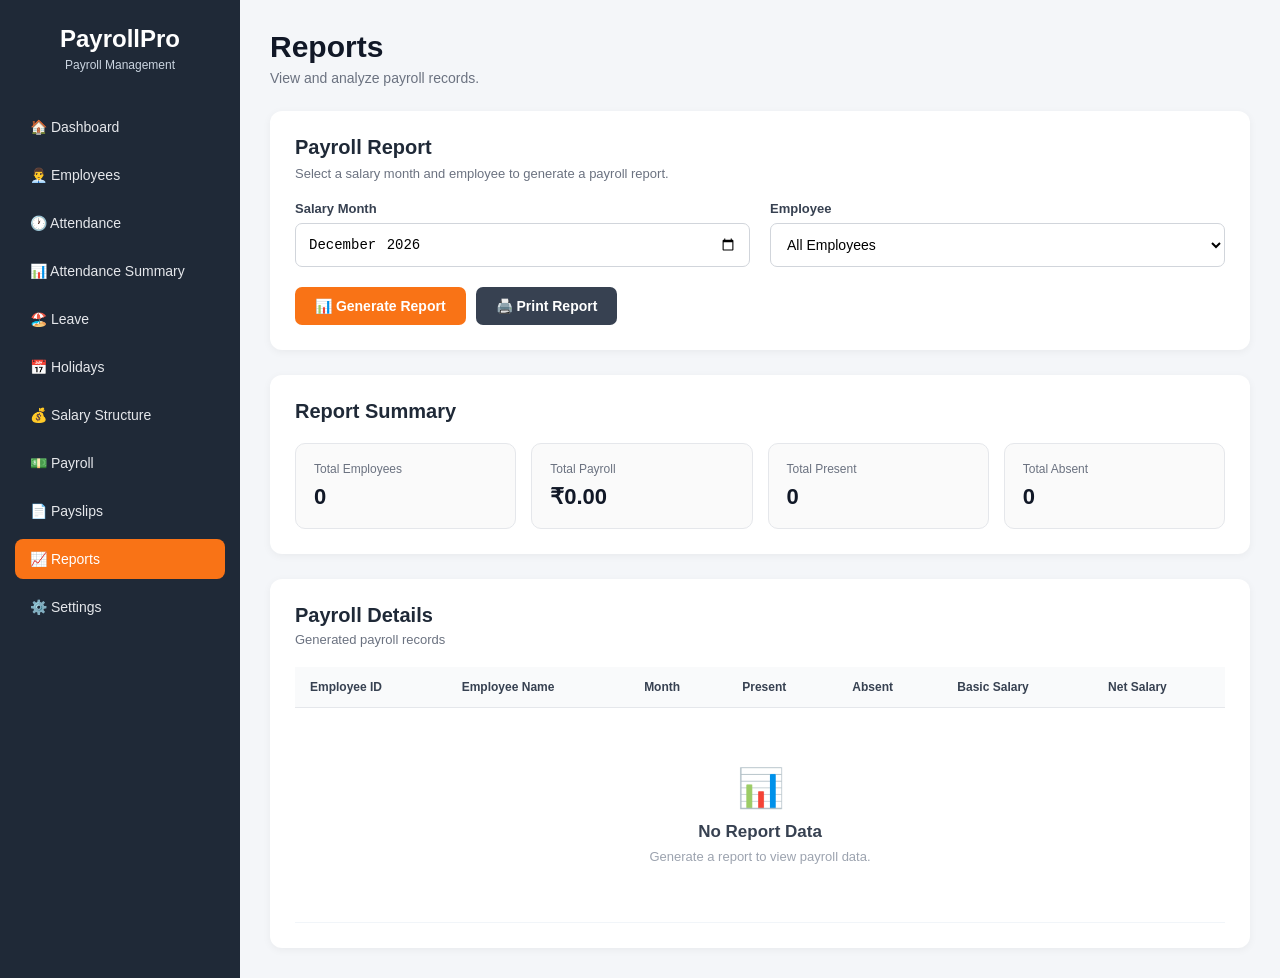
<file: frontend/pages/reports.html>
<!DOCTYPE html>
<html lang="en">

<head>

    <meta charset="UTF-8">

    <meta
        name="viewport"
        content="width=device-width, initial-scale=1.0"
    >

    <title>PayrollPro - Reports</title>

    <link
        rel="stylesheet"
        href="../css/reports.css"
    >

</head>


<body>

<div class="page-container">


    <!-- =================================================
         SIDEBAR
    ================================================== -->

    <aside class="sidebar">

        <div class="logo">

            <h2>PayrollPro</h2>

            <p>Payroll Management</p>

        </div>


        <nav class="navigation">

            <a href="dashboard.html">
                🏠 Dashboard
            </a>

            <a href="employees.html">
                👨‍💼 Employees
            </a>

            <a href="attendance.html">
                🕐 Attendance
            </a>

            <a href="attendance-summary.html">
                📊 Attendance Summary
            </a>

            <a href="leave.html">
                🏖️ Leave
            </a>

            <a href="holidays.html">
                📅 Holidays
            </a>

            <a href="salary-structure.html">
                💰 Salary Structure
            </a>

            <a href="payroll.html">
                💵 Payroll
            </a>

            <a href="payslips.html">
                📄 Payslips
            </a>

            <a href="reports.html" class="active">
                📈 Reports
            </a>

            <a href="settings.html">
                ⚙️ Settings
            </a>

        </nav>

    </aside>



    <!-- =================================================
         MAIN CONTENT
    ================================================== -->

    <main class="main-content">


        <!-- PAGE HEADER -->

        <header class="page-header">

            <div>

                <h1>Reports</h1>

                <p>
                    View and analyze payroll records.
                </p>

            </div>

        </header>



        <!-- =================================================
             REPORT FILTER
        ================================================== -->

        <section class="report-filter">

            <h2>Payroll Report</h2>

            <p class="section-description">
                Select a salary month and employee to
                generate a payroll report.
            </p>


            <div class="filter-grid">


                <!-- MONTH -->

                <div class="form-group">

                    <label for="reportMonth">
                        Salary Month
                    </label>

                    <input
                        type="month"
                        id="reportMonth"
                    >

                </div>



                <!-- EMPLOYEE -->

                <div class="form-group">

                    <label for="reportEmployee">
                        Employee
                    </label>

                    <select id="reportEmployee">

                        <option value="">
                            All Employees
                        </option>

                    </select>

                </div>


            </div>



            <!-- BUTTONS -->

            <div class="button-group">

                <button
                    id="generateReport"
                    class="generate-button"
                >
                    📊 Generate Report
                </button>


                <button
                    id="printReport"
                    class="print-button"
                >
                    🖨️ Print Report
                </button>

            </div>

        </section>



        <!-- =================================================
             REPORT SUMMARY
        ================================================== -->

        <section class="summary-section">

            <h2>Report Summary</h2>


            <div class="summary-grid">


                <!-- TOTAL EMPLOYEES -->

                <div class="summary-card">

                    <span>
                        Total Employees
                    </span>

                    <strong id="totalEmployees">
                        0
                    </strong>

                </div>



                <!-- TOTAL PAYROLL -->

                <div class="summary-card">

                    <span>
                        Total Payroll
                    </span>

                    <strong id="totalPayroll">
                        ₹0.00
                    </strong>

                </div>



                <!-- TOTAL PRESENT -->

                <div class="summary-card">

                    <span>
                        Total Present
                    </span>

                    <strong id="totalPresent">
                        0
                    </strong>

                </div>



                <!-- TOTAL ABSENT -->

                <div class="summary-card">

                    <span>
                        Total Absent
                    </span>

                    <strong id="totalAbsent">
                        0
                    </strong>

                </div>


            </div>

        </section>



        <!-- =================================================
             REPORT TABLE
        ================================================== -->

        <section class="report-table-section">

            <div class="table-header">

                <div>

                    <h2>Payroll Details</h2>

                    <p>
                        Generated payroll records
                    </p>

                </div>

            </div>


            <div class="table-container">

                <table>

                    <thead>

                        <tr>

                            <th>Employee ID</th>

                            <th>Employee Name</th>

                            <th>Month</th>

                            <th>Present</th>

                            <th>Absent</th>

                            <th>Basic Salary</th>

                            <th>Net Salary</th>

                        </tr>

                    </thead>


                    <tbody id="reportTableBody">

                        <tr>

                            <td colspan="7">

                                <div class="empty-state">

                                    <div class="empty-icon">
                                        📊
                                    </div>

                                    <h3>
                                        No Report Data
                                    </h3>

                                    <p>
                                        Generate a report
                                        to view payroll data.
                                    </p>

                                </div>

                            </td>

                        </tr>

                    </tbody>

                </table>

            </div>

        </section>


    </main>

</div>



<script src="../js/reports.js"></script>

</body>

</html>
</file>
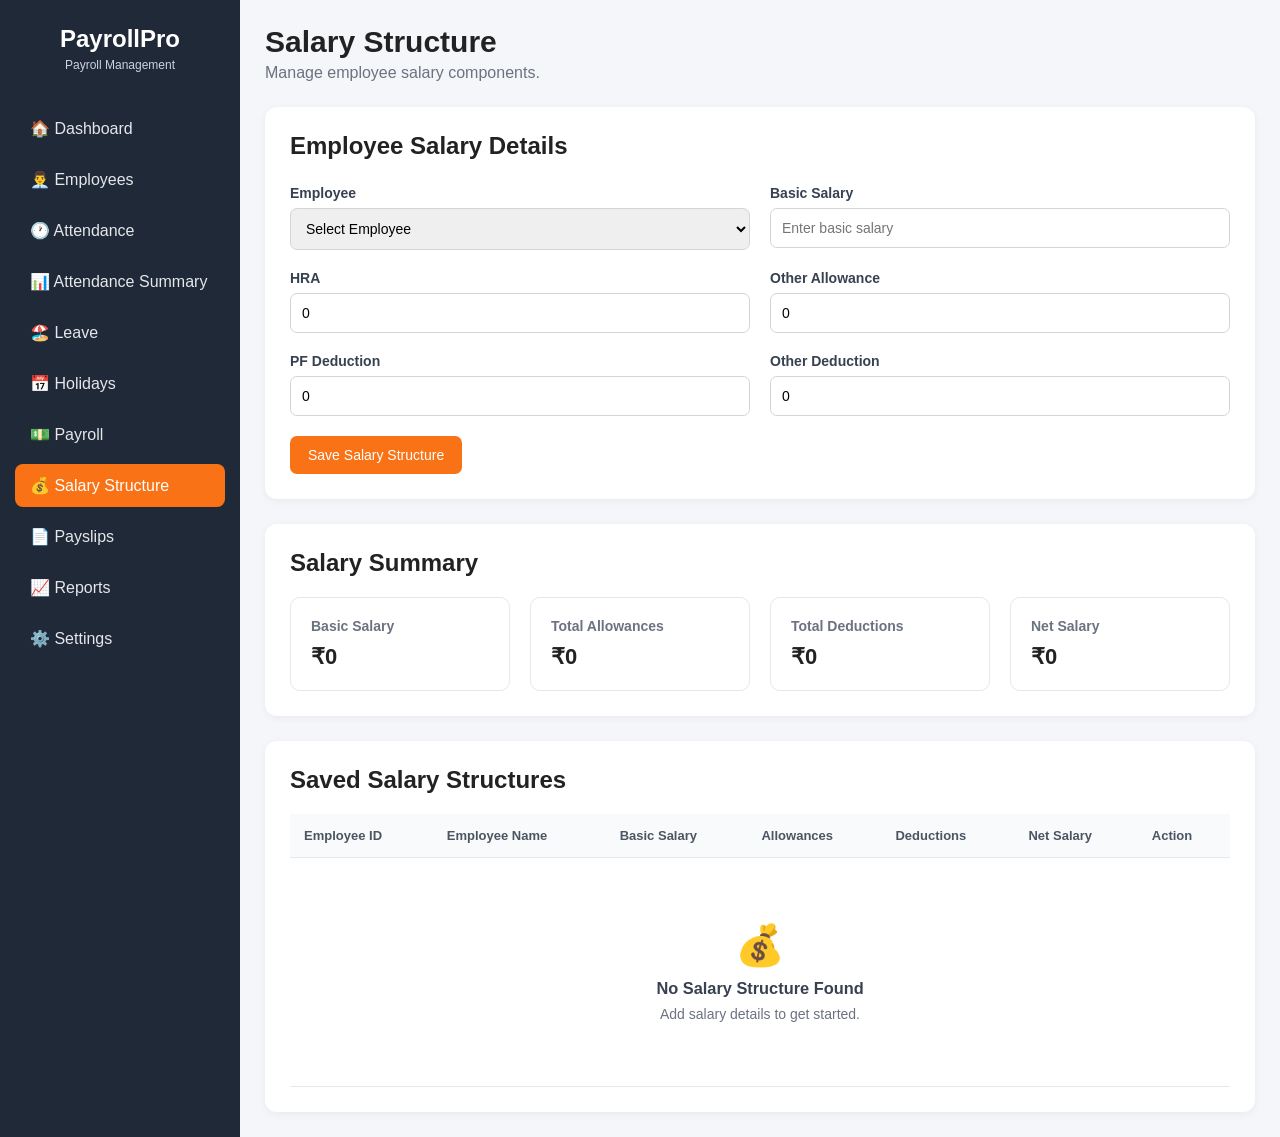
<file: frontend/pages/salary-structure.html>
<!DOCTYPE html>
<html lang="en">

<head>

    <!-- Basic page settings -->
    <meta charset="UTF-8">

    <!-- Mobile responsive support -->
    <meta name="viewport" content="width=device-width, initial-scale=1.0">

    <title>PayrollPro - Salary Structure</title>

    <!-- Salary Structure CSS -->
    <link rel="stylesheet" href="../css/salary-structure.css">

</head>


<body>

    <!-- =====================================================
         MAIN PAGE CONTAINER
    ====================================================== -->

    <div class="page-container">


        <!-- =================================================
             SIDEBAR
        ================================================== -->

        <aside class="sidebar">

            <!-- Logo -->
            <div class="logo">

                <h2>PayrollPro</h2>

                <p>Payroll Management</p>

            </div>


            <!-- Navigation -->
            <nav class="navigation">

                <a href="dashboard.html">
                    🏠 Dashboard
                </a>

                <a href="employees.html">
                    👨‍💼 Employees
                </a>

                <a href="attendance.html">
                    🕐 Attendance
                </a>

                <a href="attendance-summary.html">
                    📊 Attendance Summary
                </a>

                <a href="leave.html">
                    🏖️ Leave
                </a>

                <a href="holidays.html">
                    📅 Holidays
                </a>

                <a href="payroll.html">
                    💵 Payroll
                </a>

                <a href="salary-structure.html" class="active">
                    💰 Salary Structure
                </a>

                <a href="payslips.html">
                    📄 Payslips
                </a>

                <a href="reports.html">
                    📈 Reports
                </a>

                <a href="settings.html">
                    ⚙️ Settings
                </a>

            </nav>

        </aside>



        <!-- =================================================
             MAIN CONTENT
        ================================================== -->

        <main class="main-content">


            <!-- Page Header -->

            <header class="page-header">

                <div>

                    <h1>Salary Structure</h1>

                    <p>
                        Manage employee salary components.
                    </p>

                </div>

            </header>



            <!-- =================================================
                 SALARY FORM
            ================================================== -->

            <section class="salary-section">

                <h2>Employee Salary Details</h2>


                <form id="salaryForm">


                    <!-- Employee -->

                    <div class="form-group">

                        <label for="salaryEmployee">
                            Employee
                        </label>

                        <select
                            id="salaryEmployee"
                            required
                        >

                            <option value="">
                                Select Employee
                            </option>

                        </select>

                    </div>



                    <!-- Basic Salary -->

                    <div class="form-group">

                        <label for="basicSalary">
                            Basic Salary
                        </label>

                        <input
                            type="number"
                            id="basicSalary"
                            placeholder="Enter basic salary"
                            min="0"
                            required
                        >

                    </div>



                    <!-- HRA -->

                    <div class="form-group">

                        <label for="hra">
                            HRA
                        </label>

                        <input
                            type="number"
                            id="hra"
                            placeholder="Enter HRA"
                            min="0"
                            value="0"
                        >

                    </div>



                    <!-- Allowance -->

                    <div class="form-group">

                        <label for="allowance">
                            Other Allowance
                        </label>

                        <input
                            type="number"
                            id="allowance"
                            placeholder="Enter allowance"
                            min="0"
                            value="0"
                        >

                    </div>



                    <!-- PF -->

                    <div class="form-group">

                        <label for="pf">
                            PF Deduction
                        </label>

                        <input
                            type="number"
                            id="pf"
                            placeholder="Enter PF deduction"
                            min="0"
                            value="0"
                        >

                    </div>



                    <!-- Other Deduction -->

                    <div class="form-group">

                        <label for="otherDeduction">
                            Other Deduction
                        </label>

                        <input
                            type="number"
                            id="otherDeduction"
                            placeholder="Enter other deduction"
                            min="0"
                            value="0"
                        >

                    </div>



                    <!-- Save Button -->

                    <button
                        type="submit"
                        class="save-button"
                    >
                        Save Salary Structure
                    </button>

                </form>

            </section>



            <!-- =================================================
                 SALARY SUMMARY
            ================================================== -->

            <section class="salary-summary">

                <h2>Salary Summary</h2>


                <div class="summary-grid">


                    <div class="summary-card">

                        <h3>Basic Salary</h3>

                        <p id="summaryBasic">
                            ₹0
                        </p>

                    </div>


                    <div class="summary-card">

                        <h3>Total Allowances</h3>

                        <p id="summaryAllowance">
                            ₹0
                        </p>

                    </div>


                    <div class="summary-card">

                        <h3>Total Deductions</h3>

                        <p id="summaryDeduction">
                            ₹0
                        </p>

                    </div>


                    <div class="summary-card">

                        <h3>Net Salary</h3>

                        <p id="summaryNet">
                            ₹0
                        </p>

                    </div>

                </div>

            </section>



            <!-- =================================================
                 SAVED SALARY STRUCTURES
            ================================================== -->

            <section class="salary-list">

                <h2>Saved Salary Structures</h2>


                <div class="table-container">

                    <table>

                        <thead>

                            <tr>

                                <th>Employee ID</th>

                                <th>Employee Name</th>

                                <th>Basic Salary</th>

                                <th>Allowances</th>

                                <th>Deductions</th>

                                <th>Net Salary</th>

                                <th>Action</th>

                            </tr>

                        </thead>


                        <tbody id="salaryTableBody">

                            <tr>

                                <td colspan="7">

                                    <div class="empty-state">

                                        <div class="empty-icon">
                                            💰
                                        </div>

                                        <h3>
                                            No Salary Structure Found
                                        </h3>

                                        <p>
                                            Add salary details
                                            to get started.
                                        </p>

                                    </div>

                                </td>

                            </tr>

                        </tbody>

                    </table>

                </div>

            </section>


        </main>

    </div>


    <!-- Salary Structure JavaScript -->
    <script src="../js/salary-structure.js"></script>

</body>

</html>
</file>
<file: frontend/css/attendance-summary.css>
/* =========================================================
   PAYROLLPRO - ATTENDANCE SUMMARY
========================================================= */


/* =========================
   BASIC RESET
========================= */

* {
    margin: 0;
    padding: 0;
    box-sizing: border-box;
}


/* =========================
   BODY
========================= */

body {
    font-family: Arial, sans-serif;
    background-color: #f4f6f9;
    color: #222;
}


/* =========================
   MAIN CONTAINER
========================= */

.page-container {
    display: flex;
    min-height: 100vh;
}


/* =========================
   SIDEBAR
========================= */

.sidebar {
    width: 240px;
    background-color: #1f2937;
    color: white;
    padding: 25px 15px;
}


/* =========================
   LOGO
========================= */

.logo {
    text-align: center;
    margin-bottom: 35px;
}

.logo h2 {
    font-size: 24px;
    margin-bottom: 5px;
}

.logo p {
    font-size: 12px;
    color: #cbd5e1;
}


/* =========================
   NAVIGATION
========================= */

.navigation {
    display: flex;
    flex-direction: column;
    gap: 8px;
}

.navigation a {
    display: block;

    padding: 12px 15px;

    color: #e5e7eb;

    text-decoration: none;

    border-radius: 8px;
}


/* Hover */

.navigation a:hover {
    background-color: #374151;
}


/* Active page */

.navigation a.active {
    background-color: #f97316;
    color: white;
}


/* =========================
   MAIN CONTENT
========================= */

.main-content {
    flex: 1;
    padding: 25px;
}


/* =========================
   PAGE HEADER
========================= */

.page-header {
    margin-bottom: 25px;
}

.page-header h1 {
    font-size: 30px;
    margin-bottom: 5px;
}

.page-header p {
    color: #6b7280;
}


/* =========================
   FILTER SECTION
========================= */

.filter-section {
    background-color: white;

    padding: 20px;

    border-radius: 12px;

    margin-bottom: 25px;

    display: flex;

    align-items: flex-end;

    gap: 15px;

    box-shadow: 0 2px 8px rgba(0, 0, 0, 0.05);
}


/* =========================
   FORM GROUP
========================= */

.form-group {
    flex: 1;
}

.form-group label {
    display: block;

    margin-bottom: 7px;

    font-size: 14px;

    font-weight: bold;

    color: #374151;
}


.form-group select,
.form-group input {
    width: 100%;

    padding: 11px;

    border: 1px solid #d1d5db;

    border-radius: 7px;

    font-size: 14px;

    outline: none;
}


/* Focus */

.form-group select:focus,
.form-group input:focus {
    border-color: #f97316;
}


/* =========================
   SUMMARY BUTTON
========================= */

.summary-button {
    padding: 11px 18px;

    border: none;

    background-color: #f97316;

    color: white;

    border-radius: 7px;

    cursor: pointer;

    font-size: 14px;
}


.summary-button:hover {
    background-color: #ea580c;
}


/* =========================
   SUMMARY CARDS
========================= */

.summary-cards {
    display: grid;

    grid-template-columns: repeat(4, 1fr);

    gap: 20px;

    margin-bottom: 25px;
}


/* Individual card */

.summary-card {
    background-color: white;

    padding: 20px;

    border-radius: 12px;

    display: flex;

    align-items: center;

    gap: 15px;

    box-shadow: 0 2px 8px rgba(0, 0, 0, 0.05);
}


/* Card icon */

.card-icon {
    width: 50px;
    height: 50px;

    display: flex;

    justify-content: center;
    align-items: center;

    background-color: #fff7ed;

    border-radius: 10px;

    font-size: 24px;
}


/* Card title */

.summary-card h3 {
    font-size: 14px;

    color: #6b7280;

    margin-bottom: 5px;
}


/* Card number */

.summary-card p {
    font-size: 24px;

    font-weight: bold;
}


/* =========================
   SUMMARY SECTION
========================= */

.summary-section {
    background-color: white;

    padding: 20px;

    border-radius: 12px;

    box-shadow: 0 2px 8px rgba(0, 0, 0, 0.05);
}


/* =========================
   SECTION TITLE
========================= */

.section-title {
    margin-bottom: 20px;
}

.section-title h2 {
    font-size: 20px;
}


/* =========================
   TABLE
========================= */

.table-container {
    width: 100%;

    overflow-x: auto;
}


table {
    width: 100%;

    border-collapse: collapse;

    min-width: 600px;
}


thead {
    background-color: #f9fafb;
}


th {
    text-align: left;

    padding: 14px;

    font-size: 13px;

    color: #4b5563;

    border-bottom: 1px solid #e5e7eb;
}


td {
    padding: 14px;

    border-bottom: 1px solid #e5e7eb;

    font-size: 14px;
}


/* =========================
   EMPTY STATE
========================= */

.empty-state {
    text-align: center;

    padding: 50px;

    color: #6b7280;
}


.empty-icon {
    font-size: 40px;

    margin-bottom: 10px;
}


.empty-state h3 {
    color: #374151;

    margin-bottom: 8px;
}


/* =========================
   RESPONSIVE DESIGN
========================= */

@media (max-width: 900px) {

    .summary-cards {
        grid-template-columns: repeat(2, 1fr);
    }

    .filter-section {
        flex-direction: column;

        align-items: stretch;
    }

}


@media (max-width: 600px) {

    .sidebar {
        width: 190px;
    }

    .main-content {
        padding: 15px;
    }

    .summary-cards {
        grid-template-columns: 1fr;
    }

}
</file>
<file: frontend/css/attendance.css>
/* =========================================================
   PAYROLLPRO - ATTENDANCE PAGE
   Attendance page ka simple aur clean design.
========================================================= */


/* =========================
   BASIC RESET
========================= */

* {
    margin: 0;
    padding: 0;
    box-sizing: border-box;
}


/* =========================
   BODY
========================= */

body {
    font-family: Arial, sans-serif;
    background-color: #f4f6f9;
    color: #222;
}


/* =========================
   MAIN CONTAINER
========================= */

.page-container {
    display: flex;
    min-height: 100vh;
}


/* =========================
   SIDEBAR
========================= */

.sidebar {
    width: 240px;
    background-color: #1f2937;
    color: white;
    padding: 25px 15px;
}


/* =========================
   LOGO
========================= */

.logo {
    text-align: center;
    margin-bottom: 35px;
}

.logo h2 {
    font-size: 24px;
    margin-bottom: 5px;
}

.logo p {
    font-size: 12px;
    color: #cbd5e1;
}


/* =========================
   NAVIGATION
========================= */

.navigation {
    display: flex;
    flex-direction: column;
    gap: 8px;
}

.navigation a {
    display: block;
    padding: 12px 15px;

    color: #e5e7eb;
    text-decoration: none;

    border-radius: 8px;
}


/* Hover effect */

.navigation a:hover {
    background-color: #374151;
}


/* Active page */

.navigation a.active {
    background-color: #f97316;
    color: white;
}


/* =========================
   MAIN CONTENT
========================= */

.main-content {
    flex: 1;
    padding: 25px;
}


/* =========================
   PAGE HEADER
========================= */

.page-header {
    margin-bottom: 25px;
}

.page-header h1 {
    font-size: 30px;
    margin-bottom: 5px;
}

.page-header p {
    color: #6b7280;
}


/* =========================
   FILTER SECTION
========================= */

.filter-section {
    background-color: white;

    padding: 20px;

    border-radius: 12px;

    margin-bottom: 25px;

    display: flex;

    align-items: flex-end;

    gap: 15px;

    box-shadow: 0 2px 8px rgba(0, 0, 0, 0.05);
}


/* =========================
   FORM GROUP
========================= */

.form-group {
    flex: 1;
}

.form-group label {
    display: block;

    margin-bottom: 7px;

    font-size: 14px;

    font-weight: bold;

    color: #374151;
}


/* Input aur select */

.form-group input,
.form-group select {
    width: 100%;

    padding: 11px;

    border: 1px solid #d1d5db;

    border-radius: 7px;

    font-size: 14px;

    outline: none;
}


/* Focus effect */

.form-group input:focus,
.form-group select:focus {
    border-color: #f97316;
}


/* =========================
   SAVE BUTTON
========================= */

.save-button {
    padding: 11px 18px;

    border: none;

    background-color: #f97316;

    color: white;

    border-radius: 7px;

    cursor: pointer;

    font-size: 14px;
}

.save-button:hover {
    background-color: #ea580c;
}


/* =========================
   SUMMARY CARDS
========================= */

.summary-cards {
    display: grid;

    grid-template-columns: repeat(4, 1fr);

    gap: 20px;

    margin-bottom: 25px;
}


/* Individual card */

.summary-card {
    background-color: white;

    padding: 20px;

    border-radius: 12px;

    display: flex;

    align-items: center;

    gap: 15px;

    box-shadow: 0 2px 8px rgba(0, 0, 0, 0.05);
}


/* Card icon */

.card-icon {
    width: 50px;
    height: 50px;

    display: flex;

    justify-content: center;
    align-items: center;

    background-color: #fff7ed;

    border-radius: 10px;

    font-size: 24px;
}


/* Card heading */

.summary-card h3 {
    font-size: 14px;

    color: #6b7280;

    margin-bottom: 5px;
}


/* Card number */

.summary-card p {
    font-size: 24px;

    font-weight: bold;
}


/* =========================
   ATTENDANCE SECTION
========================= */

.attendance-section {
    background-color: white;

    padding: 20px;

    border-radius: 12px;

    box-shadow: 0 2px 8px rgba(0, 0, 0, 0.05);
}


/* =========================
   SECTION TITLE
========================= */

.section-title {
    margin-bottom: 20px;
}

.section-title h2 {
    font-size: 20px;
}


/* =========================
   TABLE
========================= */

.table-container {
    width: 100%;

    overflow-x: auto;
}

table {
    width: 100%;

    border-collapse: collapse;

    min-width: 700px;
}


/* Table heading */

thead {
    background-color: #f9fafb;
}

th {
    text-align: left;

    padding: 14px;

    font-size: 13px;

    color: #4b5563;

    border-bottom: 1px solid #e5e7eb;
}


/* Table data */

td {
    padding: 14px;

    border-bottom: 1px solid #e5e7eb;

    font-size: 14px;
}


/* =========================
   EMPTY STATE
========================= */

.empty-state {
    text-align: center;

    padding: 50px;

    color: #6b7280;
}

.empty-icon {
    font-size: 40px;

    margin-bottom: 10px;
}

.empty-state h3 {
    color: #374151;

    margin-bottom: 8px;
}


/* =========================
   RESPONSIVE DESIGN
========================= */

@media (max-width: 900px) {

    /* Summary cards 2 columns */
    .summary-cards {
        grid-template-columns: repeat(2, 1fr);
    }

    /* Filter vertical */
    .filter-section {
        flex-direction: column;

        align-items: stretch;
    }

}


@media (max-width: 600px) {

    /* Mobile sidebar */
    .sidebar {
        width: 190px;
    }

    /* Main content */
    .main-content {
        padding: 15px;
    }

    /* Summary cards single column */
    .summary-cards {
        grid-template-columns: 1fr;
    }

}
</file>
<file: frontend/css/dashboard.css>
/* =========================================================
   PAYROLLPRO - DASHBOARD CSS
   Professional & Responsive Dashboard
========================================================= */

/* ---------- RESET ---------- */

* {
    margin: 0;
    padding: 0;
    box-sizing: border-box;
}


/* ---------- BODY ---------- */

body {
    font-family: Arial, sans-serif;
    background-color: #f4f6f9;
    color: #1f2937;
}


/* ---------- MAIN CONTAINER ---------- */

.dashboard-container {
    display: flex;
    min-height: 100vh;
}


/* =========================================================
   SIDEBAR
========================================================= */

.sidebar {
    width: 240px;
    min-height: 100vh;
    background-color: #1f2937;
    color: white;
    padding: 25px 15px;
    flex-shrink: 0;
}


/* ---------- LOGO ---------- */

.logo {
    text-align: center;
    margin-bottom: 35px;
}

.logo h2 {
    font-size: 25px;
    margin-bottom: 5px;
    color: white;
}

.logo p {
    font-size: 12px;
    color: #cbd5e1;
}


/* ---------- NAVIGATION ---------- */

.navigation {
    display: flex;
    flex-direction: column;
    gap: 8px;
}

.navigation a {
    display: block;
    padding: 13px 15px;
    color: #e5e7eb;
    text-decoration: none;
    border-radius: 8px;
    font-size: 14px;
    transition: 0.2s ease;
}

.navigation a:hover {
    background-color: #374151;
    color: white;
}

.navigation a.active {
    background-color: #f97316;
    color: white;
}


/* =========================================================
   MAIN CONTENT
========================================================= */

.main-content {
    flex: 1;
    padding: 30px;
    min-width: 0;
}


/* =========================================================
   TOP HEADER
========================================================= */

.top-header {
    display: flex;
    justify-content: space-between;
    align-items: center;
    margin-bottom: 25px;
}

.top-header h1 {
    font-size: 30px;
    margin-bottom: 6px;
    color: #111827;
}

.top-header p {
    color: #6b7280;
    font-size: 14px;
}


/* ---------- ADMIN INFO ---------- */

.admin-info {
    display: flex;
    align-items: center;
    gap: 10px;
    padding: 10px 15px;
    background-color: white;
    border-radius: 8px;
    box-shadow: 0 2px 8px rgba(0, 0, 0, 0.05);
    font-size: 14px;
    font-weight: bold;
}


/* =========================================================
   WELCOME SECTION
========================================================= */

.welcome-section {
    background-color: white;
    padding: 25px;
    border-radius: 12px;
    margin-bottom: 25px;
    box-shadow: 0 2px 8px rgba(0, 0, 0, 0.05);
}

.welcome-section h2 {
    font-size: 21px;
    margin-bottom: 8px;
    color: #111827;
}

.welcome-section p {
    color: #6b7280;
    font-size: 14px;
}


/* =========================================================
   SUMMARY CARDS
========================================================= */

.summary-cards {
    display: grid;
    grid-template-columns: repeat(4, 1fr);
    gap: 20px;
    margin-bottom: 25px;
}


/* ---------- CARD ---------- */

.summary-card {
    background-color: white;
    padding: 22px;
    border-radius: 12px;
    display: flex;
    align-items: center;
    gap: 16px;
    min-height: 115px;
    box-shadow: 0 2px 8px rgba(0, 0, 0, 0.05);
    transition: transform 0.2s ease, box-shadow 0.2s ease;
}

.summary-card:hover {
    transform: translateY(-3px);
    box-shadow: 0 6px 15px rgba(0, 0, 0, 0.08);
}


/* ---------- CARD ICON ---------- */

.card-icon {
    width: 52px;
    height: 52px;
    min-width: 52px;
    border-radius: 10px;
    display: flex;
    align-items: center;
    justify-content: center;
    font-size: 24px;
    background-color: #fff7ed;
}


/* ---------- CARD TEXT ---------- */

.summary-card h3 {
    font-size: 14px;
    color: #6b7280;
    margin-bottom: 8px;
    font-weight: 600;
}

.summary-card p {
    font-size: 25px;
    font-weight: bold;
    color: #111827;
}


/* =========================================================
   RECENT PAYROLL
========================================================= */

.recent-payroll {
    background-color: white;
    border-radius: 12px;
    padding: 25px;
    min-height: 280px;
    box-shadow: 0 2px 8px rgba(0, 0, 0, 0.05);
}


/* ---------- SECTION HEADER ---------- */

.section-header {
    display: flex;
    justify-content: space-between;
    align-items: center;
    margin-bottom: 20px;
}

.section-header h2 {
    font-size: 20px;
    color: #111827;
}


/* ---------- VIEW ALL BUTTON ---------- */

.section-header button {
    border: none;
    background-color: #f97316;
    color: white;
    padding: 9px 16px;
    border-radius: 7px;
    cursor: pointer;
    font-size: 13px;
    font-weight: 600;
    transition: 0.2s ease;
}

.section-header button:hover {
    background-color: #ea580c;
}


/* =========================================================
   EMPTY STATE
========================================================= */

.empty-state {
    text-align: center;
    padding: 45px 20px;
    color: #6b7280;
}

.empty-icon {
    font-size: 42px;
    margin-bottom: 12px;
}

.empty-state h3 {
    font-size: 17px;
    color: #374151;
    margin-bottom: 7px;
}

.empty-state p {
    font-size: 14px;
}


/* =========================================================
   RECENT PAYROLL TABLE
   dashboard.js dynamically creates this table
========================================================= */

.recent-payroll table {
    width: 100%;
    border-collapse: collapse;
    margin-top: 5px;
}

.recent-payroll th {
    text-align: left;
    padding: 13px 12px;
    background-color: #f9fafb;
    color: #6b7280;
    font-size: 13px;
    font-weight: 600;
    border-bottom: 1px solid #e5e7eb;
}

.recent-payroll td {
    padding: 14px 12px;
    border-bottom: 1px solid #f1f5f9;
    font-size: 14px;
    color: #374151;
}

.recent-payroll tr:hover td {
    background-color: #fafafa;
}


/* =========================================================
   RESPONSIVE - TABLET
========================================================= */

@media (max-width: 1100px) {

    .summary-cards {
        grid-template-columns: repeat(2, 1fr);
    }

    .main-content {
        padding: 25px;
    }
}


/* =========================================================
   RESPONSIVE - SMALL TABLET
========================================================= */

@media (max-width: 800px) {

    .sidebar {
        width: 200px;
    }

    .main-content {
        padding: 20px;
    }

    .top-header h1 {
        font-size: 26px;
    }

    .summary-cards {
        grid-template-columns: repeat(2, 1fr);
        gap: 15px;
    }
}


/* =========================================================
   RESPONSIVE - MOBILE
========================================================= */

@media (max-width: 600px) {

    .dashboard-container {
        flex-direction: column;
    }

    .sidebar {
        width: 100%;
        min-height: auto;
        padding: 15px;
    }

    .logo {
        margin-bottom: 15px;
    }

    .navigation {
        display: grid;
        grid-template-columns: repeat(2, 1fr);
        gap: 6px;
    }

    .navigation a {
        padding: 10px;
        font-size: 12px;
        text-align: center;
    }

    .main-content {
        padding: 15px;
    }

    .top-header {
        align-items: flex-start;
        gap: 15px;
    }

    .top-header h1 {
        font-size: 24px;
    }

    .admin-info {
        padding: 8px 10px;
        font-size: 12px;
    }

    .welcome-section {
        padding: 20px;
    }

    .welcome-section h2 {
        font-size: 18px;
    }

    .summary-cards {
        grid-template-columns: 1fr;
        gap: 12px;
    }

    .summary-card {
        min-height: 95px;
    }

    .recent-payroll {
        padding: 18px;
        overflow-x: auto;
    }

    .section-header h2 {
        font-size: 18px;
    }

    .recent-payroll table {
        min-width: 650px;
    }
}
</file>
<file: frontend/css/employees.css>
/* =========================================================
   PAYROLLPRO - EMPLOYEES PAGE
   Ye file Employee Management page ka design control karti hai.
========================================================= */


/* =========================================================
   BASIC RESET
========================================================= */

* {
    margin: 0;
    padding: 0;
    box-sizing: border-box;
}


/* =========================================================
   BODY
========================================================= */

body {
    font-family: Arial, sans-serif;
    background-color: #f4f6f9;
    color: #222;
}


/* =========================================================
   MAIN PAGE CONTAINER
========================================================= */

.page-container {
    display: flex;
    min-height: 100vh;
}


/* =========================================================
   SIDEBAR
========================================================= */

.sidebar {
    width: 240px;
    background-color: #1f2937;
    color: white;
    padding: 25px 15px;
}


/* =========================================================
   LOGO
========================================================= */

.logo {
    text-align: center;
    margin-bottom: 35px;
}

.logo h2 {
    font-size: 24px;
    margin-bottom: 5px;
}

.logo p {
    font-size: 12px;
    color: #cbd5e1;
}


/* =========================================================
   NAVIGATION
========================================================= */

.navigation {
    display: flex;
    flex-direction: column;
    gap: 8px;
}


/* Navigation links */

.navigation a {
    display: block;

    padding: 12px 15px;

    color: #e5e7eb;

    text-decoration: none;

    border-radius: 8px;

    transition: 0.2s;
}


/* Hover effect */

.navigation a:hover {
    background-color: #374151;
}


/* Active page */

.navigation a.active {
    background-color: #f97316;
    color: white;
}


/* =========================================================
   MAIN CONTENT
========================================================= */

.main-content {
    flex: 1;

    padding: 25px;
}


/* =========================================================
   PAGE HEADER
========================================================= */

.page-header {
    display: flex;

    justify-content: space-between;

    align-items: center;

    margin-bottom: 25px;
}


.page-header h1 {
    font-size: 30px;

    margin-bottom: 5px;
}


.page-header p {
    color: #6b7280;
}


/* =========================================================
   ADD EMPLOYEE BUTTON
========================================================= */

.add-button {
    background-color: #f97316;

    color: white;

    border: none;

    padding: 12px 18px;

    border-radius: 7px;

    cursor: pointer;

    font-size: 14px;
}


.add-button:hover {
    background-color: #ea580c;
}


/* =========================================================
   SEARCH SECTION
========================================================= */

.search-section {
    background-color: white;

    padding: 20px;

    border-radius: 12px;

    margin-bottom: 20px;

    box-shadow: 0 2px 8px rgba(0, 0, 0, 0.05);
}


/* Search input */

.search-section input {
    width: 100%;

    padding: 12px;

    border: 1px solid #d1d5db;

    border-radius: 7px;

    font-size: 14px;

    outline: none;
}


/* Input focus */

.search-section input:focus {
    border-color: #f97316;
}


/* =========================================================
   EMPLOYEE SECTION
========================================================= */

.employee-section {
    background-color: white;

    padding: 20px;

    border-radius: 12px;

    box-shadow: 0 2px 8px rgba(0, 0, 0, 0.05);
}


/* =========================================================
   SECTION TITLE
========================================================= */

.section-title {
    display: flex;

    justify-content: space-between;

    align-items: center;

    margin-bottom: 20px;
}


.section-title h2 {
    font-size: 20px;
}


.section-title span {
    color: #6b7280;

    font-size: 14px;
}


/* =========================================================
   TABLE CONTAINER
========================================================= */

.table-container {
    width: 100%;

    overflow-x: auto;
}


/* =========================================================
   EMPLOYEE TABLE
========================================================= */

table {
    width: 100%;

    border-collapse: collapse;

    min-width: 800px;
}


/* Table heading */

thead {
    background-color: #f9fafb;
}


th {
    text-align: left;

    padding: 14px;

    font-size: 13px;

    color: #4b5563;

    border-bottom: 1px solid #e5e7eb;
}


/* Table data */

td {
    padding: 14px;

    border-bottom: 1px solid #e5e7eb;

    font-size: 14px;
}


/* =========================================================
   EMPTY STATE
   Jab employee list empty ho.
========================================================= */

.empty-state {
    text-align: center;

    padding: 50px;

    color: #6b7280;
}


.empty-icon {
    font-size: 40px;

    margin-bottom: 10px;
}


.empty-state h3 {
    color: #374151;

    margin-bottom: 8px;
}


/* =========================================================
   RESPONSIVE DESIGN
========================================================= */

@media (max-width: 700px) {

    /* Sidebar ki width chhoti */
    .sidebar {
        width: 190px;
    }


    /* Header ko vertical karna */
    .page-header {
        flex-direction: column;

        align-items: flex-start;

        gap: 15px;
    }


    /* Main content padding */
    .main-content {
        padding: 15px;
    }

}

/* =========================================================
   ADD EMPLOYEE MODAL
   Employee form ko popup window ki tarah show karta hai.
========================================================= */

.employee-modal {
    /* Modal ko screen ke upar fixed rakhta hai */
    position: fixed;

    /* Puri screen cover karega */
    top: 0;
    left: 0;

    width: 100%;
    height: 100%;

    /* Background ko thoda dark karta hai */
    background-color: rgba(0, 0, 0, 0.5);

    /* Modal ko center mein rakhta hai */
    display: none;

    justify-content: center;
    align-items: center;

    /* Baaki elements ke upar show hoga */
    z-index: 1000;

    /* Modal ke andar content bada hone par scroll */
    overflow-y: auto;
}


/* =========================================================
   MODAL CONTENT
========================================================= */

.employee-modal-content {
    width: 90%;
    max-width: 600px;

    background-color: white;

    border-radius: 12px;

    padding: 25px;

    margin: 20px;
}


/* =========================================================
   MODAL HEADER
========================================================= */

.modal-header {
    display: flex;

    justify-content: space-between;

    align-items: center;

    margin-bottom: 25px;
}


.modal-header h2 {
    font-size: 22px;
}


/* =========================================================
   CLOSE BUTTON
========================================================= */

.close-button {
    border: none;

    background: transparent;

    font-size: 28px;

    cursor: pointer;

    color: #6b7280;
}


.close-button:hover {
    color: #111827;
}


/* =========================================================
   FORM GROUP
========================================================= */

.form-group {
    margin-bottom: 18px;
}


/* Form labels */

.form-group label {
    display: block;

    margin-bottom: 7px;

    font-size: 14px;

    font-weight: bold;

    color: #374151;
}


/* Form inputs */

.form-group input,
.form-group select {
    width: 100%;

    padding: 11px;

    border: 1px solid #d1d5db;

    border-radius: 7px;

    font-size: 14px;

    outline: none;
}


/* Input focus effect */

.form-group input:focus,
.form-group select:focus {
    border-color: #f97316;
}


/* =========================================================
   FORM BUTTONS
========================================================= */

.form-buttons {
    display: flex;

    justify-content: flex-end;

    gap: 10px;

    margin-top: 25px;
}


/* Cancel button */

.cancel-button {
    padding: 11px 18px;

    border: none;

    background-color: #e5e7eb;

    color: #374151;

    border-radius: 7px;

    cursor: pointer;
}


.cancel-button:hover {
    background-color: #d1d5db;
}


/* Save button */

.save-button {
    padding: 11px 18px;

    border: none;

    background-color: #f97316;

    color: white;

    border-radius: 7px;

    cursor: pointer;
}


.save-button:hover {
    background-color: #ea580c;
}

/* =========================================================
   ADD EMPLOYEE MODAL SCROLL FIX
========================================================= */

.employee-modal {
    overflow-y: auto;
    padding: 20px;
}

.employee-modal-content {
    max-height: 90vh;
    overflow-y: auto;
}
</file>
<file: frontend/css/holidays.css>
/* =========================================================
   PAYROLLPRO - HOLIDAYS CSS
========================================================= */


/* =========================
   RESET
========================= */

* {
    margin: 0;
    padding: 0;
    box-sizing: border-box;
}


/* =========================
   BODY
========================= */

body {
    font-family: Arial, sans-serif;

    background-color: #f4f6f9;

    color: #222;
}


/* =========================
   PAGE CONTAINER
========================= */

.page-container {
    display: flex;

    min-height: 100vh;
}


/* =========================
   SIDEBAR
========================= */

.sidebar {
    width: 240px;

    background-color: #1f2937;

    color: white;

    padding: 25px 15px;
}


.logo {
    text-align: center;

    margin-bottom: 35px;
}


.logo h2 {
    font-size: 24px;

    margin-bottom: 5px;
}


.logo p {
    font-size: 12px;

    color: #cbd5e1;
}


/* =========================
   NAVIGATION
========================= */

.navigation {
    display: flex;

    flex-direction: column;

    gap: 8px;
}


.navigation a {
    display: block;

    padding: 12px 15px;

    color: #e5e7eb;

    text-decoration: none;

    border-radius: 8px;
}


.navigation a:hover {
    background-color: #374151;
}


.navigation a.active {
    background-color: #f97316;

    color: white;
}


/* =========================
   MAIN CONTENT
========================= */

.main-content {
    flex: 1;

    padding: 25px;
}


/* =========================
   HEADER
========================= */

.page-header {
    margin-bottom: 25px;
}


.page-header h1 {
    font-size: 30px;

    margin-bottom: 5px;
}


.page-header p {
    color: #6b7280;
}


/* =========================
   SECTIONS
========================= */

.holiday-form-section,
.holiday-table-section {

    background-color: white;

    padding: 25px;

    border-radius: 12px;

    margin-bottom: 25px;

    box-shadow:
        0 2px 8px rgba(0, 0, 0, 0.05);
}


.description {
    color: #6b7280;

    font-size: 14px;

    margin-top: 5px;
}


/* =========================
   FORM GRID
========================= */

.form-grid {

    display: grid;

    grid-template-columns:
        repeat(2, 1fr);

    gap: 20px;

    margin-top: 20px;

    margin-bottom: 20px;
}


.form-group {

    display: flex;

    flex-direction: column;
}


.form-group label {

    font-size: 14px;

    font-weight: bold;

    color: #374151;

    margin-bottom: 7px;
}


.form-group input,
.form-group select {

    width: 100%;

    padding: 11px;

    border: 1px solid #d1d5db;

    border-radius: 7px;

    font-size: 14px;

    outline: none;
}


.form-group input:focus,
.form-group select:focus {

    border-color: #f97316;
}


/* =========================
   SAVE BUTTON
========================= */

.save-button {

    padding: 11px 20px;

    border: none;

    border-radius: 7px;

    background-color: #f97316;

    color: white;

    cursor: pointer;

    font-size: 14px;
}


.save-button:hover {

    background-color: #ea580c;
}


/* =========================
   SECTION HEADER
========================= */

.section-header {

    display: flex;

    justify-content: space-between;

    align-items: center;

    margin-bottom: 20px;
}


.section-header p {

    color: #6b7280;

    font-size: 13px;
}


.section-header strong {

    background-color: #f3f4f6;

    padding: 8px 12px;

    border-radius: 20px;

    font-size: 13px;
}


/* =========================
   TABLE
========================= */

.table-container {

    width: 100%;

    overflow-x: auto;
}


table {

    width: 100%;

    border-collapse: collapse;

    min-width: 700px;
}


thead {

    background-color: #f9fafb;
}


th {

    text-align: left;

    padding: 14px;

    font-size: 13px;

    color: #4b5563;

    border-bottom:
        1px solid #e5e7eb;
}


td {

    padding: 14px;

    border-bottom:
        1px solid #e5e7eb;

    font-size: 14px;
}


/* =========================
   DELETE BUTTON
========================= */

.delete-button {

    padding: 7px 12px;

    border: none;

    border-radius: 6px;

    background-color: #ef4444;

    color: white;

    cursor: pointer;

    font-size: 12px;
}


.delete-button:hover {

    background-color: #dc2626;
}


/* =========================
   EMPTY STATE
========================= */

.empty-state {

    text-align: center;

    padding: 50px;

    color: #6b7280;
}


.empty-icon {

    font-size: 40px;

    margin-bottom: 10px;
}


.empty-state h3 {

    color: #374151;

    margin-bottom: 8px;
}


/* =========================
   RESPONSIVE
========================= */

@media (max-width: 800px) {

    .form-grid {

        grid-template-columns: 1fr;
    }

}


@media (max-width: 600px) {

    .sidebar {

        width: 190px;
    }


    .main-content {

        padding: 15px;
    }


    .section-header {

        flex-direction: column;

        align-items: flex-start;

        gap: 10px;
    }

}
</file>
<file: frontend/css/leave.css>
/* =========================================================
   PAYROLLPRO - LEAVE CSS
========================================================= */


/* =========================
   RESET
========================= */

* {
    margin: 0;
    padding: 0;
    box-sizing: border-box;
}


/* =========================
   BODY
========================= */

body {
    font-family: Arial, sans-serif;

    background-color: #f4f6f9;

    color: #222;
}


/* =========================
   PAGE
========================= */

.page-container {
    display: flex;

    min-height: 100vh;
}


/* =========================
   SIDEBAR
========================= */

.sidebar {
    width: 240px;

    background-color: #1f2937;

    color: white;

    padding: 25px 15px;
}


.logo {
    text-align: center;

    margin-bottom: 35px;
}


.logo h2 {
    font-size: 24px;

    margin-bottom: 5px;
}


.logo p {
    font-size: 12px;

    color: #cbd5e1;
}


/* =========================
   NAVIGATION
========================= */

.navigation {
    display: flex;

    flex-direction: column;

    gap: 8px;
}


.navigation a {
    display: block;

    padding: 12px 15px;

    color: #e5e7eb;

    text-decoration: none;

    border-radius: 8px;
}


.navigation a:hover {
    background-color: #374151;
}


.navigation a.active {
    background-color: #f97316;

    color: white;
}


/* =========================
   MAIN CONTENT
========================= */

.main-content {
    flex: 1;

    padding: 25px;
}


/* =========================
   HEADER
========================= */

.page-header {
    margin-bottom: 25px;
}


.page-header h1 {
    font-size: 30px;

    margin-bottom: 5px;
}


.page-header p {
    color: #6b7280;
}


/* =========================
   COMMON SECTION
========================= */

.leave-form-section,
.leave-table-section {
    background-color: white;

    padding: 25px;

    border-radius: 12px;

    margin-bottom: 25px;

    box-shadow:
        0 2px 8px rgba(0, 0, 0, 0.05);
}


.leave-form-section h2,
.leave-table-section h2 {
    margin-bottom: 8px;
}


/* =========================
   FORM
========================= */

.form-grid {
    display: grid;

    grid-template-columns: repeat(2, 1fr);

    gap: 20px;

    margin-top: 20px;

    margin-bottom: 20px;
}


.form-group {
    display: flex;

    flex-direction: column;
}


.form-group.full-width {
    grid-column: 1 / -1;
}


.form-group label {
    font-size: 14px;

    font-weight: bold;

    color: #374151;

    margin-bottom: 7px;
}


.form-group input,
.form-group select,
.form-group textarea {
    width: 100%;

    padding: 11px;

    border: 1px solid #d1d5db;

    border-radius: 7px;

    font-size: 14px;

    font-family: Arial, sans-serif;

    outline: none;
}


.form-group input:focus,
.form-group select:focus,
.form-group textarea:focus {
    border-color: #f97316;
}


/* =========================
   SAVE BUTTON
========================= */

.save-button {
    padding: 11px 20px;

    border: none;

    border-radius: 7px;

    background-color: #f97316;

    color: white;

    cursor: pointer;

    font-size: 14px;
}


.save-button:hover {
    background-color: #ea580c;
}


/* =========================
   SECTION HEADER
========================= */

.section-header {
    display: flex;

    justify-content: space-between;

    align-items: center;

    margin-bottom: 20px;
}


.section-header p {
    color: #6b7280;

    font-size: 13px;
}


.section-header strong {
    background-color: #f3f4f6;

    padding: 8px 12px;

    border-radius: 20px;

    font-size: 13px;
}


/* =========================
   TABLE
========================= */

.table-container {
    width: 100%;

    overflow-x: auto;
}


table {
    width: 100%;

    border-collapse: collapse;

    min-width: 900px;
}


thead {
    background-color: #f9fafb;
}


th {
    text-align: left;

    padding: 14px;

    font-size: 13px;

    color: #4b5563;

    border-bottom: 1px solid #e5e7eb;
}


td {
    padding: 14px;

    border-bottom: 1px solid #e5e7eb;

    font-size: 14px;
}


/* =========================
   DELETE BUTTON
========================= */

.delete-button {
    padding: 7px 12px;

    border: none;

    border-radius: 6px;

    background-color: #ef4444;

    color: white;

    cursor: pointer;

    font-size: 12px;
}


.delete-button:hover {
    background-color: #dc2626;
}


/* =========================
   EMPTY STATE
========================= */

.empty-state {
    text-align: center;

    padding: 50px;

    color: #6b7280;
}


.empty-icon {
    font-size: 40px;

    margin-bottom: 10px;
}


.empty-state h3 {
    color: #374151;

    margin-bottom: 8px;
}


/* =========================
   RESPONSIVE
========================= */

@media (max-width: 800px) {

    .form-grid {
        grid-template-columns: 1fr;
    }

}


@media (max-width: 600px) {

    .sidebar {
        width: 190px;
    }


    .main-content {
        padding: 15px;
    }


    .section-header {
        flex-direction: column;

        align-items: flex-start;

        gap: 10px;
    }

}
</file>
<file: frontend/css/payroll.css>
/* =========================================================
   PAYROLLPRO - PAYROLL CSS
   Payroll page ka complete design
========================================================= */


/* =========================
   BASIC RESET
========================= */

* {
    margin: 0;
    padding: 0;
    box-sizing: border-box;
}


/* =========================
   BODY
========================= */

body {
    font-family: Arial, sans-serif;
    background-color: #f4f6f9;
    color: #222;
}


/* =========================
   MAIN CONTAINER
========================= */

.page-container {
    display: flex;
    min-height: 100vh;
}


/* =========================
   SIDEBAR
========================= */

.sidebar {
    width: 240px;
    background-color: #1f2937;
    color: white;
    padding: 25px 15px;
}


/* =========================
   LOGO
========================= */

.logo {
    text-align: center;
    margin-bottom: 35px;
}

.logo h2 {
    font-size: 24px;
    margin-bottom: 5px;
}

.logo p {
    font-size: 12px;
    color: #cbd5e1;
}


/* =========================
   NAVIGATION
========================= */

.navigation {
    display: flex;
    flex-direction: column;
    gap: 8px;
}

.navigation a {
    display: block;
    padding: 12px 15px;

    color: #e5e7eb;
    text-decoration: none;

    border-radius: 8px;
}


/* Hover */

.navigation a:hover {
    background-color: #374151;
}


/* Active page */

.navigation a.active {
    background-color: #f97316;
    color: white;
}


/* =========================
   MAIN CONTENT
========================= */

.main-content {
    flex: 1;
    padding: 25px;
}


/* =========================
   PAGE HEADER
========================= */

.page-header {
    margin-bottom: 25px;
}

.page-header h1 {
    font-size: 30px;
    margin-bottom: 5px;
}

.page-header p {
    color: #6b7280;
}


/* =========================
   COMMON SECTION
========================= */

.payroll-section,
.attendance-section,
.calculation-section,
.payroll-list {
    background-color: white;

    padding: 25px;

    border-radius: 12px;

    margin-bottom: 25px;

    box-shadow: 0 2px 8px rgba(0, 0, 0, 0.05);
}


.payroll-section h2,
.attendance-section h2,
.calculation-section h2,
.payroll-list h2 {
    margin-bottom: 20px;
}


/* =========================
   FORM GRID
========================= */

.form-grid {
    display: grid;

    grid-template-columns: repeat(2, 1fr);

    gap: 20px;

    margin-bottom: 20px;
}


/* =========================
   FORM GROUP
========================= */

.form-group label {
    display: block;

    margin-bottom: 7px;

    font-size: 14px;

    font-weight: bold;

    color: #374151;
}


.form-group select,
.form-group input {
    width: 100%;

    padding: 11px;

    border: 1px solid #d1d5db;

    border-radius: 7px;

    font-size: 14px;

    outline: none;
}


.form-group select:focus,
.form-group input:focus {
    border-color: #f97316;
}


/* =========================
   CALCULATE BUTTON
========================= */

.calculate-button {
    padding: 11px 20px;

    border: none;

    background-color: #f97316;

    color: white;

    border-radius: 7px;

    cursor: pointer;

    font-size: 14px;
}


.calculate-button:hover {
    background-color: #ea580c;
}


/* =========================
   ATTENDANCE SUMMARY
========================= */

.summary-grid {
    display: grid;

    grid-template-columns: repeat(4, 1fr);

    gap: 20px;
}


.summary-card {
    padding: 20px;

    border: 1px solid #e5e7eb;

    border-radius: 10px;
}


.summary-card h3 {
    font-size: 14px;

    color: #6b7280;

    margin-bottom: 10px;
}


.summary-card p {
    font-size: 25px;

    font-weight: bold;
}


/* =========================
   SALARY CALCULATION
========================= */

.calculation-grid {
    max-width: 650px;
}


.calculation-row {
    display: flex;

    justify-content: space-between;

    align-items: center;

    padding: 15px 0;

    border-bottom: 1px solid #e5e7eb;
}


.calculation-row span {
    color: #4b5563;
}


.calculation-row strong {
    font-size: 16px;
}


.calculation-row.deduction strong {
    color: #dc2626;
}


.calculation-row.net-salary {
    margin-top: 5px;

    padding: 18px 0;

    border-bottom: none;

    font-size: 18px;
}


.calculation-row.net-salary strong {
    font-size: 24px;
}


/* =========================
   SAVE PAYROLL BUTTON
========================= */

.save-button {
    margin-top: 15px;

    padding: 11px 20px;

    border: none;

    background-color: #16a34a;

    color: white;

    border-radius: 7px;

    cursor: pointer;

    font-size: 14px;
}


.save-button:hover {
    background-color: #15803d;
}


/* =========================
   TABLE
========================= */

.table-container {
    width: 100%;

    overflow-x: auto;
}


table {
    width: 100%;

    border-collapse: collapse;

    min-width: 750px;
}


thead {
    background-color: #f9fafb;
}


th {
    text-align: left;

    padding: 14px;

    font-size: 13px;

    color: #4b5563;

    border-bottom: 1px solid #e5e7eb;
}


td {
    padding: 14px;

    border-bottom: 1px solid #e5e7eb;

    font-size: 14px;
}


/* =========================
   EMPTY STATE
========================= */

.empty-state {
    text-align: center;

    padding: 50px;

    color: #6b7280;
}


.empty-icon {
    font-size: 40px;

    margin-bottom: 10px;
}


.empty-state h3 {
    color: #374151;

    margin-bottom: 8px;
}


/* =========================
   RESPONSIVE DESIGN
========================= */

@media (max-width: 900px) {

    .form-grid {
        grid-template-columns: 1fr;
    }

    .summary-grid {
        grid-template-columns: repeat(2, 1fr);
    }

}


@media (max-width: 600px) {

    .sidebar {
        width: 190px;
    }

    .main-content {
        padding: 15px;
    }

    .summary-grid {
        grid-template-columns: 1fr;
    }

}
</file>
<file: frontend/css/reports.css>
/* =========================================================
   PAYROLLPRO - REPORTS CSS
========================================================= */

* {
    margin: 0;
    padding: 0;
    box-sizing: border-box;
}


body {
    font-family: Arial, sans-serif;
    background-color: #f4f6f9;
    color: #1f2937;
}


/* =========================================================
   PAGE CONTAINER
========================================================= */

.page-container {
    display: flex;
    min-height: 100vh;
}


/* =========================================================
   SIDEBAR
========================================================= */

.sidebar {
    width: 240px;
    min-height: 100vh;

    background-color: #1f2937;

    color: white;

    padding: 25px 15px;

    flex-shrink: 0;
}


.logo {
    text-align: center;

    margin-bottom: 35px;
}


.logo h2 {
    font-size: 24px;

    margin-bottom: 5px;
}


.logo p {
    font-size: 12px;

    color: #cbd5e1;
}


/* =========================================================
   NAVIGATION
========================================================= */

.navigation {
    display: flex;

    flex-direction: column;

    gap: 8px;
}


.navigation a {
    display: block;

    padding: 12px 15px;

    color: #e5e7eb;

    text-decoration: none;

    border-radius: 8px;

    font-size: 14px;

    transition: 0.2s ease;
}


.navigation a:hover {
    background-color: #374151;
}


.navigation a.active {
    background-color: #f97316;

    color: white;
}


/* =========================================================
   MAIN CONTENT
========================================================= */

.main-content {
    flex: 1;

    padding: 30px;

    min-width: 0;
}


/* =========================================================
   PAGE HEADER
========================================================= */

.page-header {
    margin-bottom: 25px;
}


.page-header h1 {
    font-size: 30px;

    margin-bottom: 6px;

    color: #111827;
}


.page-header p {
    color: #6b7280;

    font-size: 14px;
}


/* =========================================================
   REPORT FILTER
========================================================= */

.report-filter {
    background-color: white;

    padding: 25px;

    border-radius: 12px;

    margin-bottom: 25px;

    box-shadow:
        0 2px 8px rgba(0, 0, 0, 0.05);
}


.report-filter h2 {
    font-size: 20px;

    margin-bottom: 7px;
}


.section-description {
    color: #6b7280;

    font-size: 13px;

    margin-bottom: 20px;
}


/* =========================================================
   FILTER GRID
========================================================= */

.filter-grid {
    display: grid;

    grid-template-columns:
        repeat(2, 1fr);

    gap: 20px;

    margin-bottom: 20px;
}


.form-group {
    display: flex;

    flex-direction: column;
}


.form-group label {
    font-size: 13px;

    font-weight: bold;

    margin-bottom: 7px;

    color: #374151;
}


.form-group input,
.form-group select {
    width: 100%;

    padding: 12px;

    border: 1px solid #d1d5db;

    border-radius: 7px;

    font-size: 14px;

    outline: none;

    background-color: white;
}


.form-group input:focus,
.form-group select:focus {
    border-color: #f97316;
}


/* =========================================================
   BUTTONS
========================================================= */

.button-group {
    display: flex;

    gap: 10px;

    flex-wrap: wrap;
}


.generate-button,
.print-button {
    border: none;

    padding: 11px 20px;

    border-radius: 7px;

    color: white;

    cursor: pointer;

    font-size: 14px;

    font-weight: 600;
}


.generate-button {
    background-color: #f97316;
}


.generate-button:hover {
    background-color: #ea580c;
}


.print-button {
    background-color: #374151;
}


.print-button:hover {
    background-color: #1f2937;
}


/* =========================================================
   SUMMARY SECTION
========================================================= */

.summary-section {
    background-color: white;

    padding: 25px;

    border-radius: 12px;

    margin-bottom: 25px;

    box-shadow:
        0 2px 8px rgba(0, 0, 0, 0.05);
}


.summary-section h2 {
    font-size: 20px;

    margin-bottom: 20px;
}


/* =========================================================
   SUMMARY GRID
========================================================= */

.summary-grid {
    display: grid;

    grid-template-columns:
        repeat(4, 1fr);

    gap: 15px;
}


.summary-card {
    border: 1px solid #e5e7eb;

    background-color: #fafafa;

    border-radius: 10px;

    padding: 18px;
}


.summary-card span {
    display: block;

    color: #6b7280;

    font-size: 12px;

    margin-bottom: 8px;
}


.summary-card strong {
    display: block;

    color: #111827;

    font-size: 22px;
}


/* =========================================================
   REPORT TABLE SECTION
========================================================= */

.report-table-section {
    background-color: white;

    padding: 25px;

    border-radius: 12px;

    box-shadow:
        0 2px 8px rgba(0, 0, 0, 0.05);
}


.table-header {
    margin-bottom: 20px;
}


.table-header h2 {
    font-size: 20px;

    margin-bottom: 5px;
}


.table-header p {
    color: #6b7280;

    font-size: 13px;
}


/* =========================================================
   TABLE
========================================================= */

.table-container {
    width: 100%;

    overflow-x: auto;
}


table {
    width: 100%;

    border-collapse: collapse;

    min-width: 750px;
}


thead {
    background-color: #f9fafb;
}


th {
    padding: 13px 15px;

    text-align: left;

    font-size: 12px;

    color: #374151;

    border-bottom: 1px solid #e5e7eb;

    white-space: nowrap;
}


td {
    padding: 13px 15px;

    font-size: 13px;

    color: #4b5563;

    border-bottom: 1px solid #f1f5f9;

    white-space: nowrap;
}


tbody tr:hover {
    background-color: #fafafa;
}


/* =========================================================
   EMPTY STATE
========================================================= */

.empty-state {
    text-align: center;

    padding: 45px 20px;
}


.empty-icon {
    font-size: 38px;

    margin-bottom: 12px;
}


.empty-state h3 {
    font-size: 17px;

    color: #374151;

    margin-bottom: 7px;
}


.empty-state p {
    color: #9ca3af;

    font-size: 13px;
}


/* =========================================================
   MOBILE
========================================================= */

@media (max-width: 900px) {

    .sidebar {
        width: 210px;
    }


    .main-content {
        padding: 20px;
    }


    .summary-grid {
        grid-template-columns:
            repeat(2, 1fr);
    }

}


/* =========================================================
   SMALL MOBILE
========================================================= */

@media (max-width: 650px) {

    .page-container {
        flex-direction: column;
    }


    .sidebar {
        width: 100%;

        min-height: auto;

        padding: 15px;
    }


    .logo {
        margin-bottom: 15px;
    }


    .navigation {
        display: grid;

        grid-template-columns:
            repeat(2, 1fr);

        gap: 6px;
    }


    .navigation a {
        text-align: center;

        padding: 9px 5px;

        font-size: 12px;
    }


    .main-content {
        padding: 15px;
    }


    .page-header h1 {
        font-size: 25px;
    }


    .filter-grid {
        grid-template-columns: 1fr;
    }


    .summary-grid {
        grid-template-columns: 1fr;
    }


    .button-group {
        flex-direction: column;
    }


    .generate-button,
    .print-button {
        width: 100%;
    }


    .report-filter,
    .summary-section,
    .report-table-section {
        padding: 18px;
    }

}


/* =========================================================
   PRINT
========================================================= */

@media print {

    @page {
        size: A4 landscape;

        margin: 10mm;
    }


    html,
    body {
        width: 100%;

        height: auto;

        margin: 0;

        padding: 0;

        background: white;
    }


    .sidebar,
    .page-header,
    .report-filter {
        display: none !important;
    }


    .page-container {
        display: block;

        width: 100%;

        min-height: 0;
    }


    .main-content {
        width: 100%;

        padding: 0;

        margin: 0;
    }


    .summary-section,
    .report-table-section {
        box-shadow: none;

        border-radius: 0;

        padding: 10px;

        margin-bottom: 15px;
    }


    .summary-grid {
        grid-template-columns:
            repeat(4, 1fr);
    }


    table {
        min-width: 0;
    }


    th,
    td {
        padding: 8px 10px;

        font-size: 10px;
    }

}
</file>
<file: frontend/css/salary-structure.css>
/* =========================================================
   PAYROLLPRO - SALARY STRUCTURE
========================================================= */


/* =========================
   BASIC RESET
========================= */

* {
    margin: 0;
    padding: 0;
    box-sizing: border-box;
}


/* =========================
   BODY
========================= */

body {
    font-family: Arial, sans-serif;
    background-color: #f4f6f9;
    color: #222;
}


/* =========================
   MAIN CONTAINER
========================= */

.page-container {
    display: flex;
    min-height: 100vh;
}


/* =========================
   SIDEBAR
========================= */

.sidebar {
    width: 240px;
    background-color: #1f2937;
    color: white;
    padding: 25px 15px;
}


.logo {
    text-align: center;
    margin-bottom: 35px;
}


.logo h2 {
    font-size: 24px;
    margin-bottom: 5px;
}


.logo p {
    font-size: 12px;
    color: #cbd5e1;
}


/* =========================
   NAVIGATION
========================= */

.navigation {
    display: flex;
    flex-direction: column;
    gap: 8px;
}


.navigation a {
    display: block;
    padding: 12px 15px;

    color: #e5e7eb;
    text-decoration: none;

    border-radius: 8px;
}


.navigation a:hover {
    background-color: #374151;
}


.navigation a.active {
    background-color: #f97316;
    color: white;
}


/* =========================
   MAIN CONTENT
========================= */

.main-content {
    flex: 1;
    padding: 25px;
}


/* =========================
   PAGE HEADER
========================= */

.page-header {
    margin-bottom: 25px;
}


.page-header h1 {
    font-size: 30px;
    margin-bottom: 5px;
}


.page-header p {
    color: #6b7280;
}


/* =========================
   SALARY SECTION
========================= */

.salary-section {
    background-color: white;

    padding: 25px;

    border-radius: 12px;

    margin-bottom: 25px;

    box-shadow: 0 2px 8px rgba(0, 0, 0, 0.05);
}


.salary-section h2 {
    margin-bottom: 25px;
}


/* =========================
   FORM
========================= */

#salaryForm {
    display: grid;

    grid-template-columns: repeat(2, 1fr);

    gap: 20px;
}


.form-group label {
    display: block;

    margin-bottom: 7px;

    font-size: 14px;

    font-weight: bold;

    color: #374151;
}


.form-group input,
.form-group select {
    width: 100%;

    padding: 11px;

    border: 1px solid #d1d5db;

    border-radius: 7px;

    font-size: 14px;

    outline: none;
}


.form-group input:focus,
.form-group select:focus {
    border-color: #f97316;
}


/* =========================
   SAVE BUTTON
========================= */

.save-button {
    width: fit-content;

    padding: 11px 18px;

    border: none;

    background-color: #f97316;

    color: white;

    border-radius: 7px;

    cursor: pointer;

    font-size: 14px;
}


.save-button:hover {
    background-color: #ea580c;
}


/* =========================
   SUMMARY
========================= */

.salary-summary {
    background-color: white;

    padding: 25px;

    border-radius: 12px;

    margin-bottom: 25px;

    box-shadow: 0 2px 8px rgba(0, 0, 0, 0.05);
}


.salary-summary h2 {
    margin-bottom: 20px;
}


.summary-grid {
    display: grid;

    grid-template-columns: repeat(4, 1fr);

    gap: 20px;
}


.summary-card {
    padding: 20px;

    border: 1px solid #e5e7eb;

    border-radius: 10px;
}


.summary-card h3 {
    font-size: 14px;

    color: #6b7280;

    margin-bottom: 10px;
}


.summary-card p {
    font-size: 22px;

    font-weight: bold;
}


/* =========================
   SALARY LIST
========================= */

.salary-list {
    background-color: white;

    padding: 25px;

    border-radius: 12px;

    box-shadow: 0 2px 8px rgba(0, 0, 0, 0.05);
}


.salary-list h2 {
    margin-bottom: 20px;
}


/* =========================
   TABLE
========================= */

.table-container {
    width: 100%;

    overflow-x: auto;
}


table {
    width: 100%;

    border-collapse: collapse;

    min-width: 850px;
}


thead {
    background-color: #f9fafb;
}


th {
    text-align: left;

    padding: 14px;

    font-size: 13px;

    color: #4b5563;

    border-bottom: 1px solid #e5e7eb;
}


td {
    padding: 14px;

    border-bottom: 1px solid #e5e7eb;

    font-size: 14px;
}


/* =========================
   EMPTY STATE
========================= */

.empty-state {
    text-align: center;

    padding: 50px;

    color: #6b7280;
}


.empty-icon {
    font-size: 40px;

    margin-bottom: 10px;
}


.empty-state h3 {
    color: #374151;

    margin-bottom: 8px;
}


/* =========================
   RESPONSIVE
========================= */

@media (max-width: 900px) {

    #salaryForm {
        grid-template-columns: 1fr;
    }


    .summary-grid {
        grid-template-columns: repeat(2, 1fr);
    }

}


@media (max-width: 600px) {

    .sidebar {
        width: 190px;
    }


    .main-content {
        padding: 15px;
    }


    .summary-grid {
        grid-template-columns: 1fr;
    }

}
</file>
